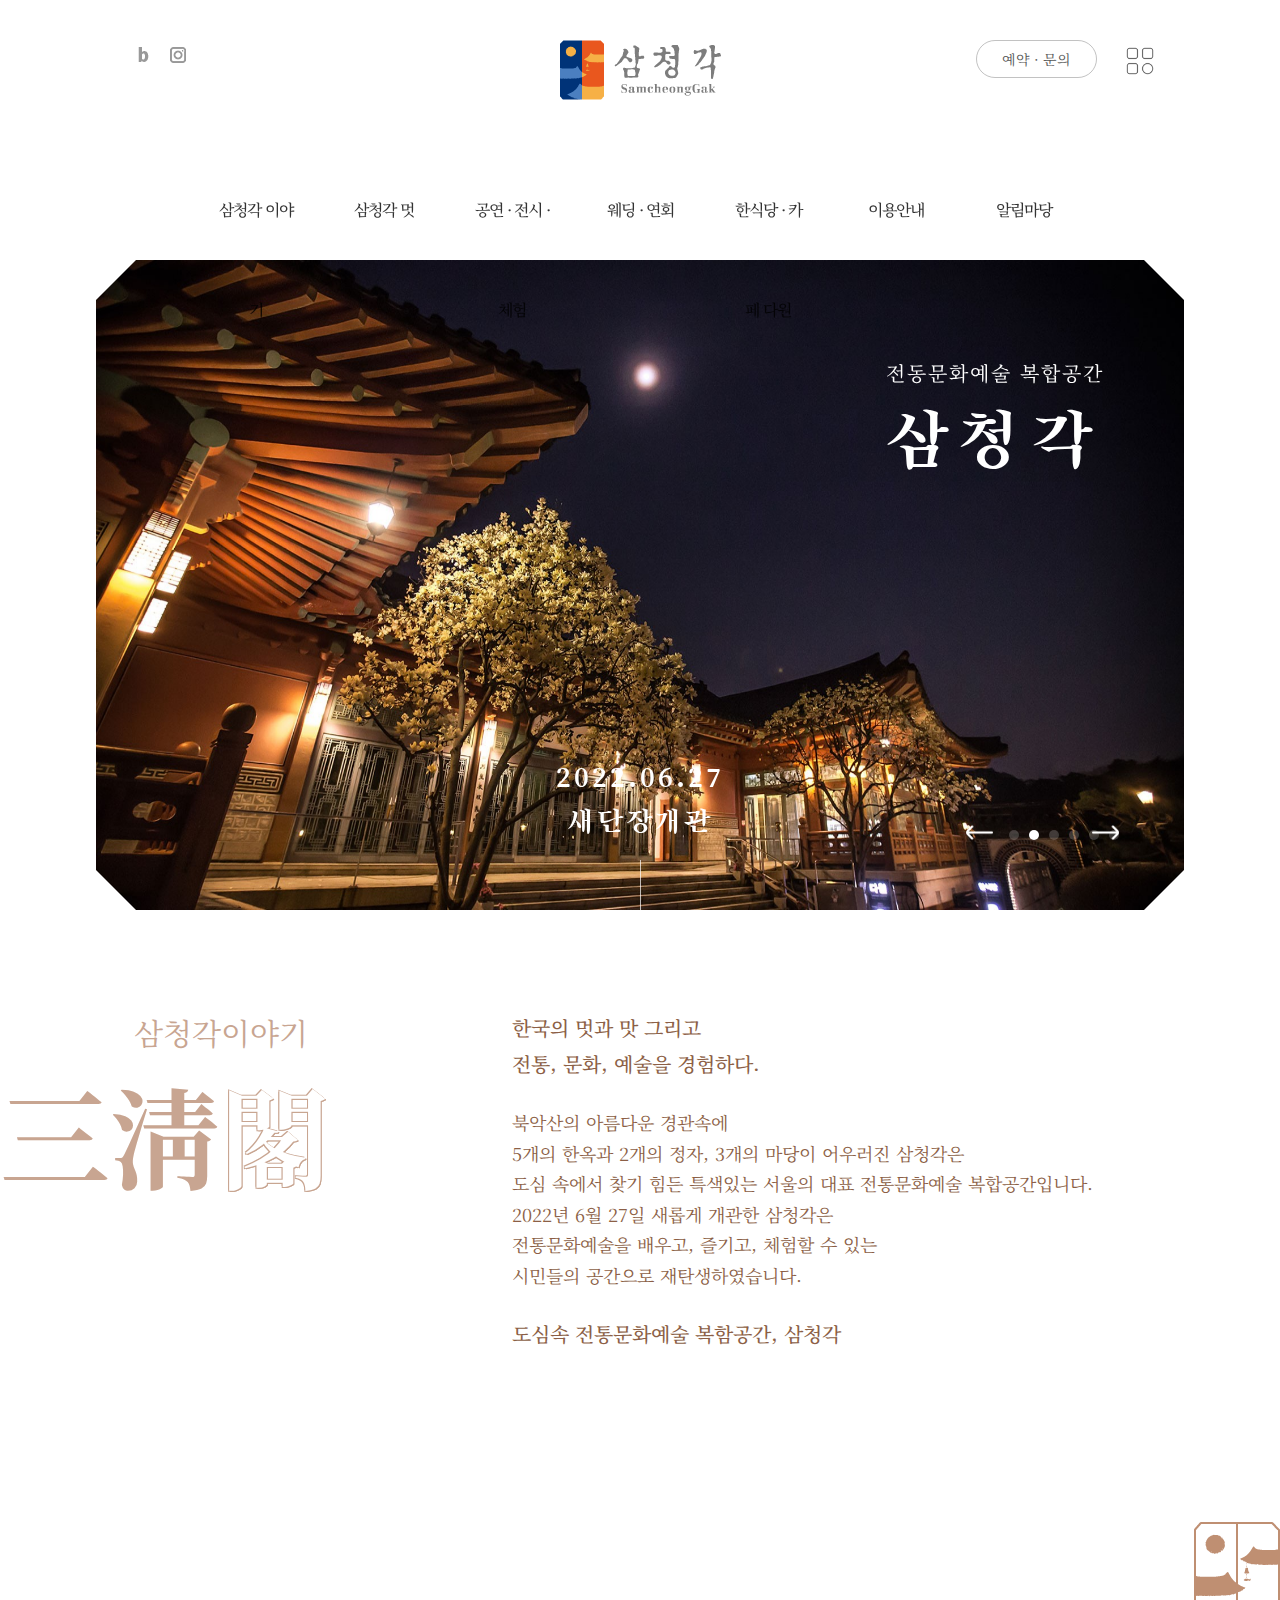
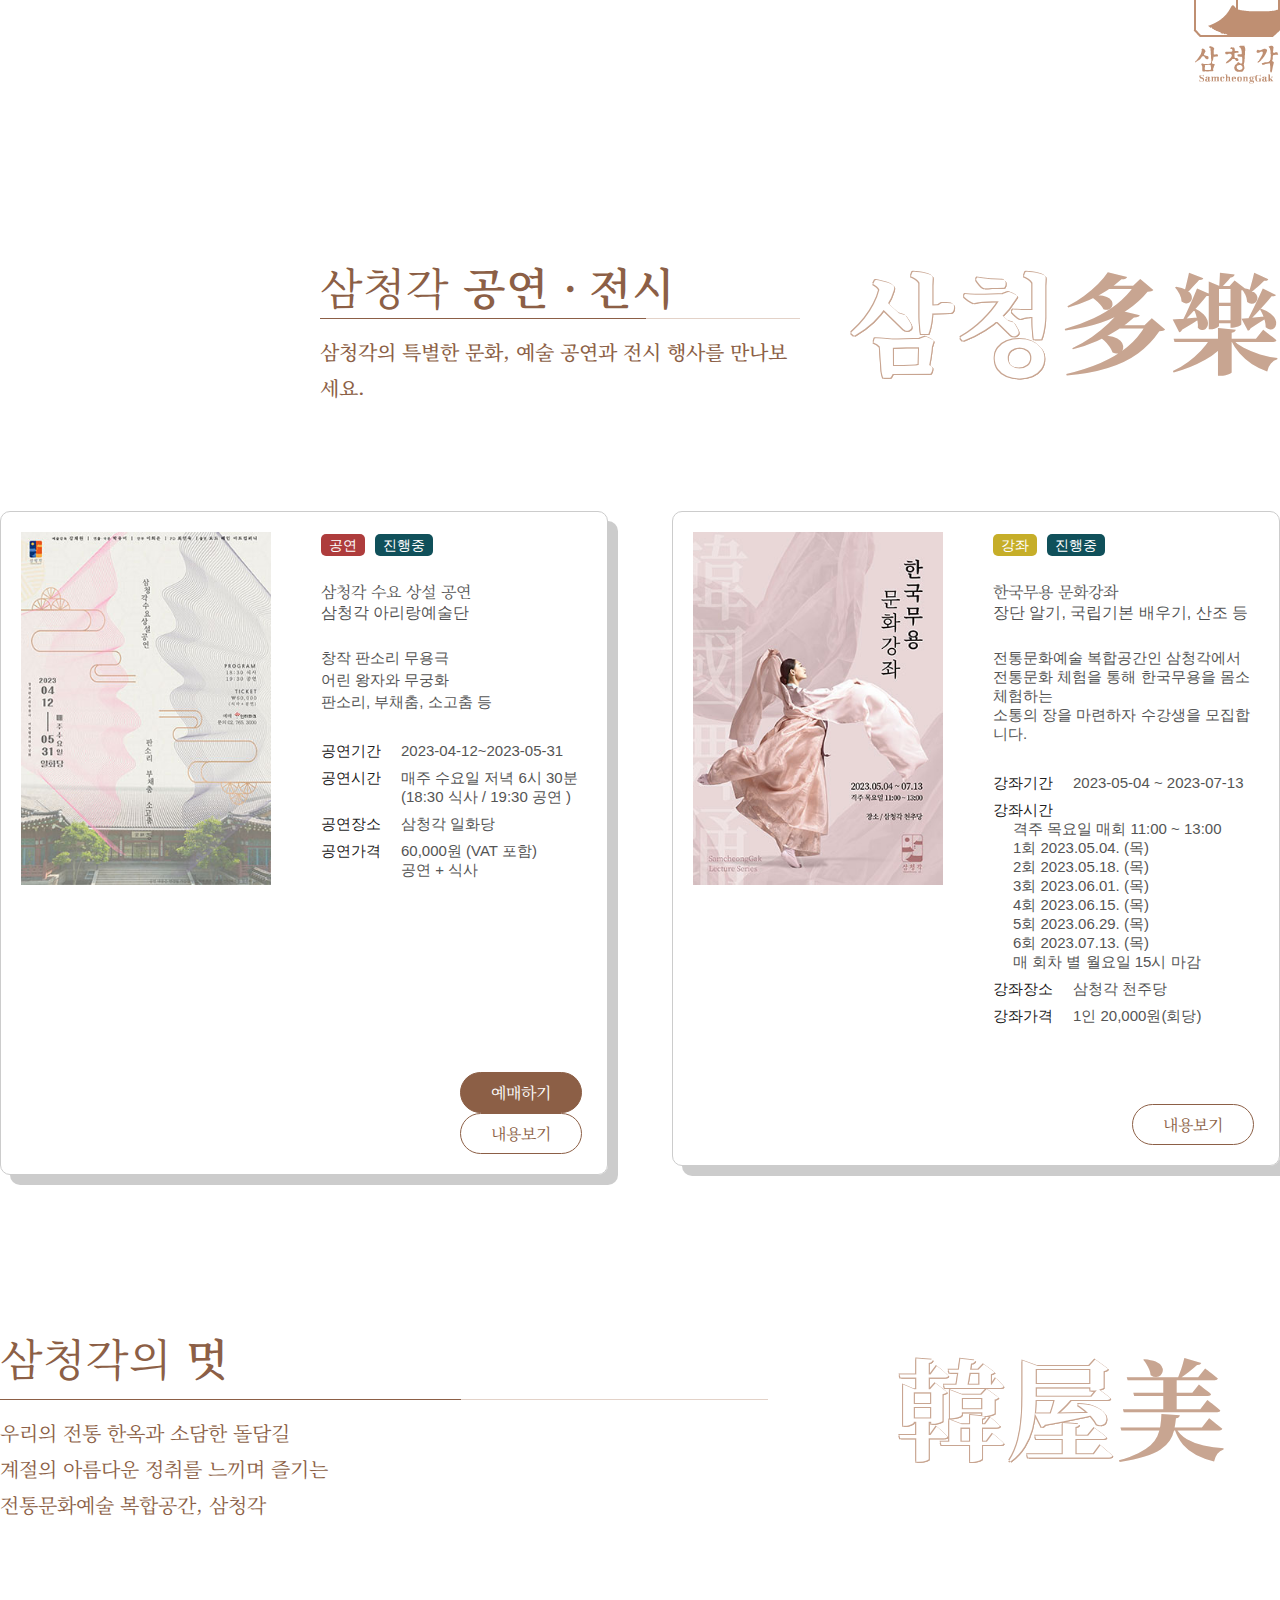
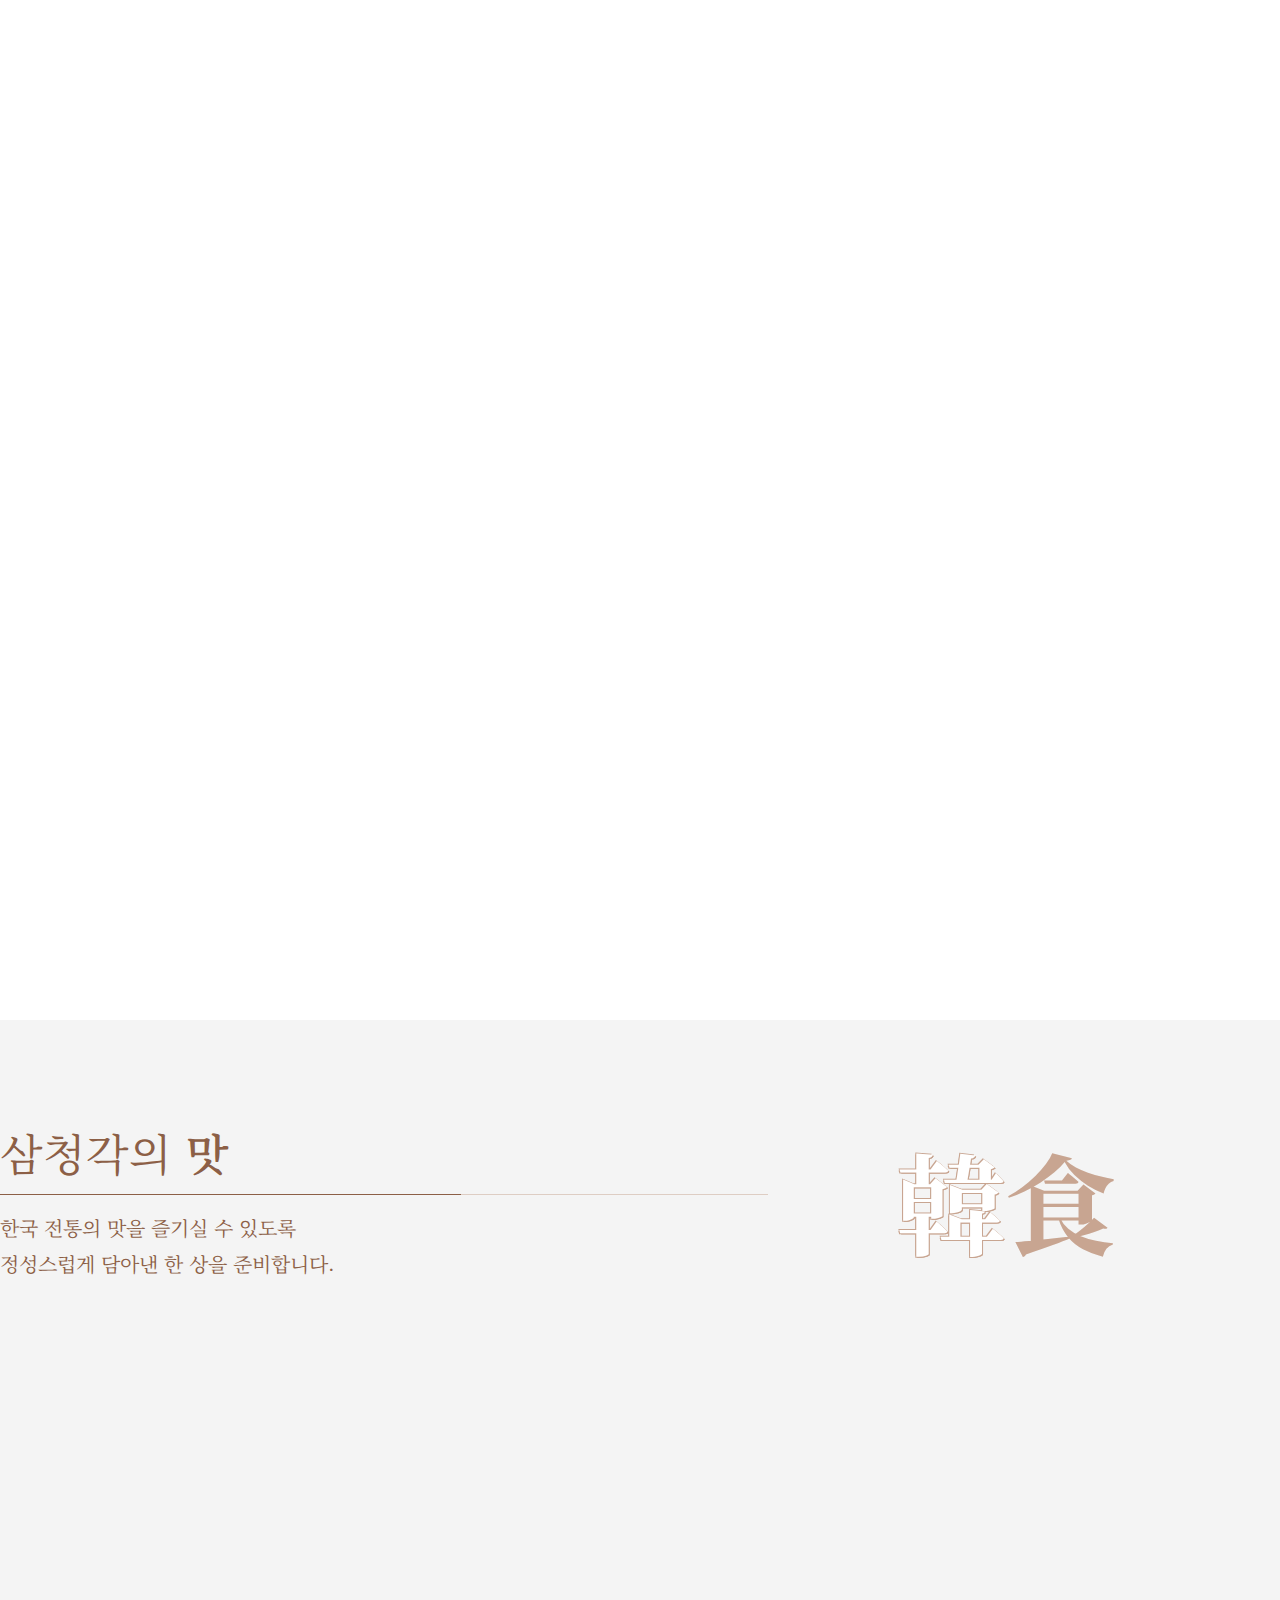
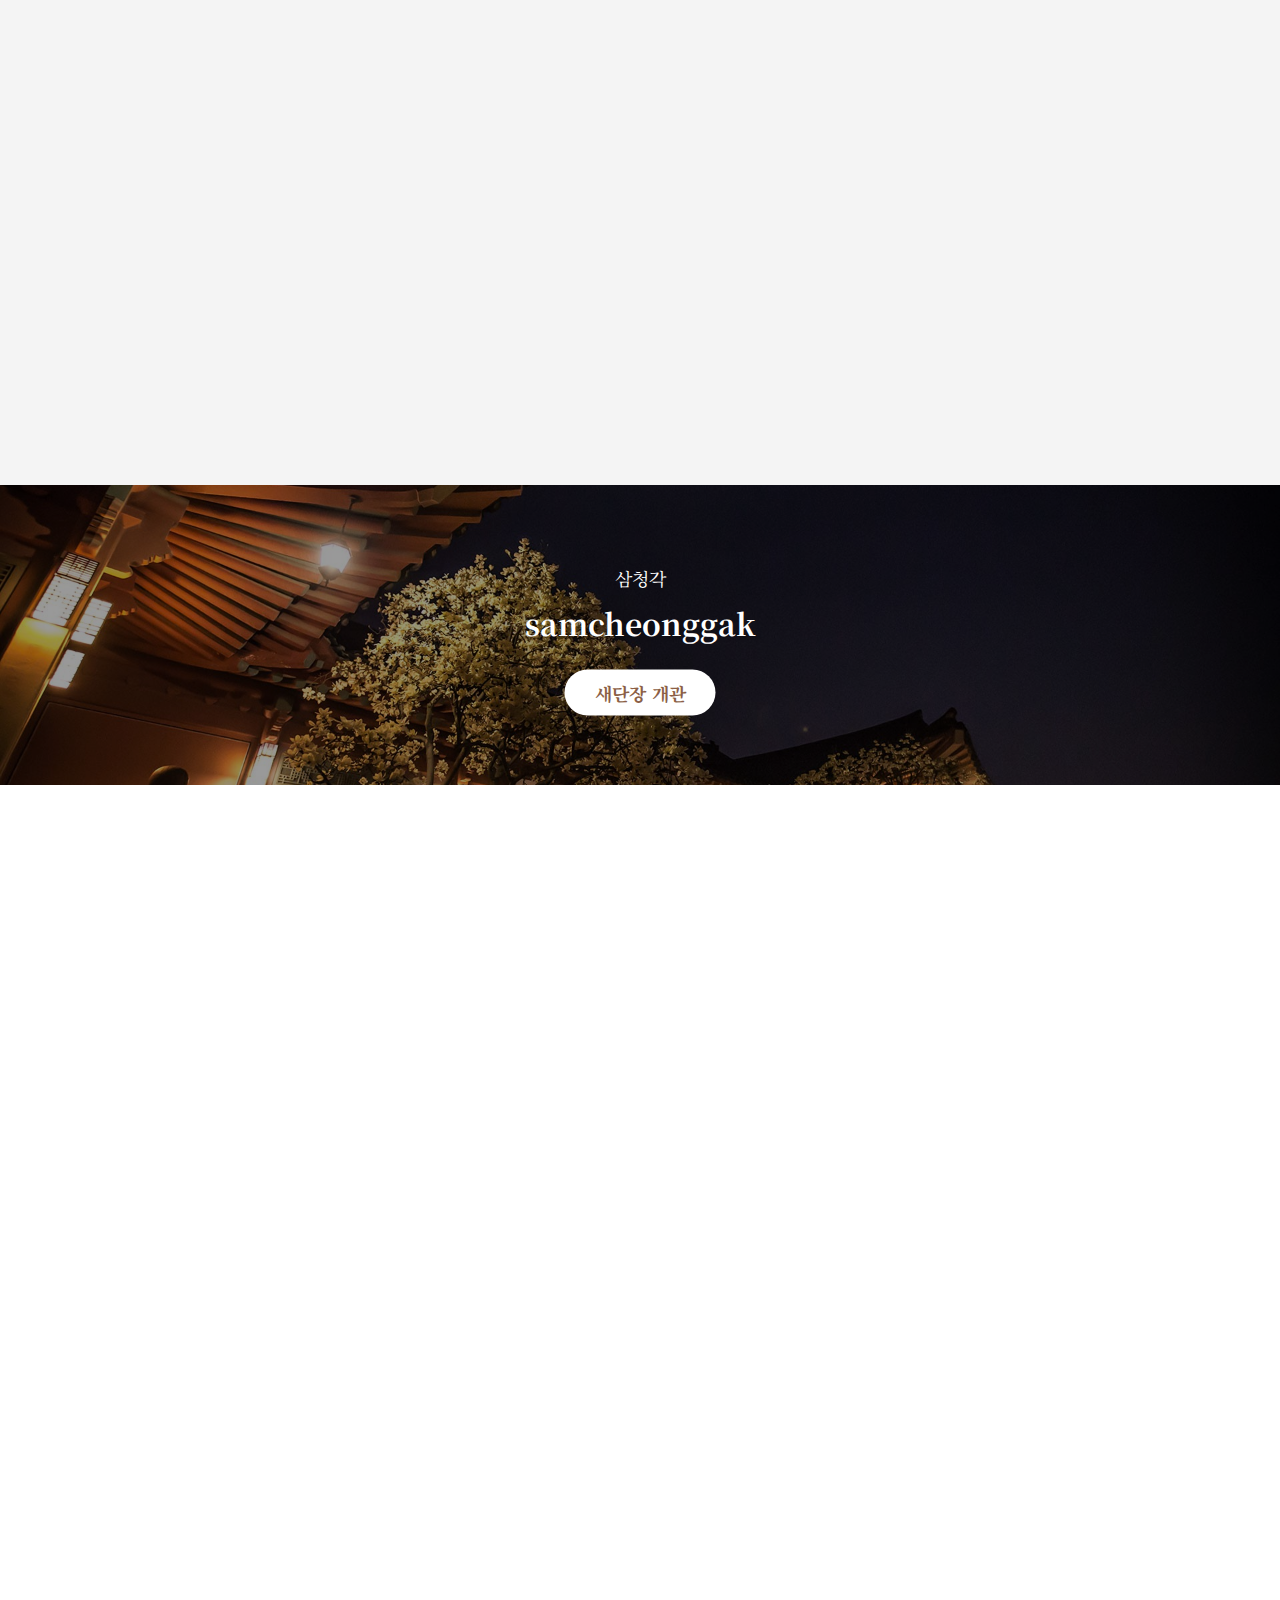
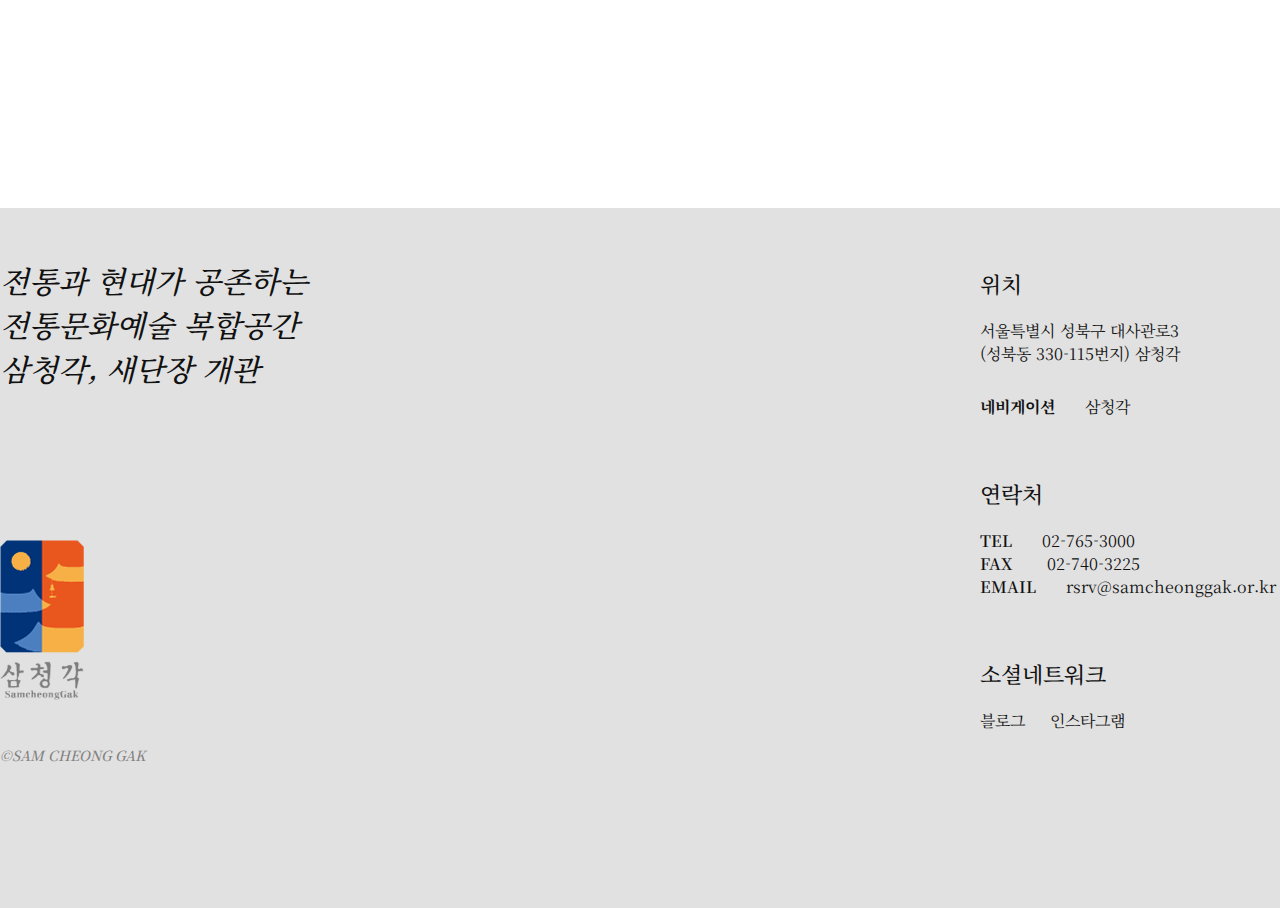
<file: index.html>
<!DOCTYPE html>
<html lang="ko">
<head>
    <meta charset="UTF-8">
    <meta http-equiv="X-UA-Compatible" content="IE=edge">
    <meta name="viewport" content="width=device-width, initial-scale=1.0">
    <title>삼청각 - 전통문화예술 복합공간</title>
    <link rel="icon" href="img/common/sam-logo-header.png">
    <link rel="stylesheet" href="css/reset.css">
    <link rel="stylesheet" href="https://cdn.jsdelivr.net/npm/swiper@10/swiper-bundle.min.css" />
    <link href="https://unpkg.com/aos@2.3.1/dist/aos.css" rel="stylesheet">

    <link rel="stylesheet" href="css/index.css">
    <link rel="stylesheet" href="css/index_640.css" media="all and (max-width: 640px)">
    <script src="js/jquery-3.7.0.min.js"></script>
    <script src="js/jquery-ui.min.js"></script>
    <!-- scropt js -->
    <script src="https://cdn.jsdelivr.net/npm/swiper@10/swiper-bundle.min.js"></script>

    <script src="https://unpkg.com/aos@2.3.1/dist/aos.js"></script>    
</head>
<body>
    <div id="wrap">
        <header>
            <div class="top_header">
                <h1 class="logo">
                    <a href="index.html"><span class="blind">삼청각</span></a>
                </h1>
                <div class="book_area">
                    <a href="javascript:;" class="btn_book">예약 &middot; 문의</a>
                    <a href="javascript:;" class="btn_menu">
                        <img src="img/common/menu.png" alt="전체메뉴">
                    </a>
                </div>
                <div class="sns_area">
                    <a href="javascript:;" target="_blank" class="nv">
                        <img src="img/common/sns_naverBlog-gray.png" alt="네이버블로그">
                    </a>
                    <a href="javascript:;" target="_blank" class="in">
                        <img src="img/common/sns_instagram-gray.png" alt="인스타그램">
                    </a>
                </div>
            </div>
            <!-- top header -->
            <nav class="gnb">
                <ul class="depth1">
                    <li>
                        <a href="about.html">삼청각 이야기</a>
                        <ul class="depth2">
                            <li><a href="about.html">삼청각 소개</a></li>
                            <li><a href="javascript:;">찾아오시는 길</a></li>
                        </ul>
                    </li>
                    <li>
                        <a href="about02.html">삼청각 멋</a>
                        <ul class="depth2">
                            <li><a href="about02.html">일화당</a></li>
                            <li><a href="javascript:;">청천당</a></li>
                            <li><a href="javascript:;">천추당</a></li>
                            <li><a href="javascript:;">취한당</a></li>
                            <li><a href="javascript:;">동백헌</a></li>
                            <li><a href="javascript:;">유하정 &middot; 편운정</a></li>
                            <li><a href="javascript:;">마당</a></li>
                            <li><a href="javascript:;">삼청각 풍경</a></li>
                        </ul>
                    </li>
                    <li>
                        <a href="javascript:;">공연 &middot; 전시 &middot; 체험</a>
                    </li>
                    <li>
                        <a href="javascript:;">웨딩 &middot; 연회</a>
                        <ul class="depth2">
                            <li><a href="javascript:;">야외웨딩</a></li>
                            <li><a href="javascript:;">한옥웨딩</a></li>
                            <li><a href="javascript:;">전통혼례</a></li>
                            <li><a href="javascript:;">연회 &middot; 행사</a></li>
                        </ul>
                    </li>
                    <li>
                        <a href="javascript:;">한식당 &middot; 카페 다원</a>
                        <ul class="depth2">
                            <li><a href="javascript:;">한식당</a></li>
                            <li><a href="javascript:;">카페 다원</a></li>
                        </ul>
                    </li>
                    <li>
                        <a href="about03.html">이용안내</a>
                        <ul class="depth2">
                            <li><a href="about03.html">예약 &middot; 문의</a></li>
                            <li><a href="javascript:;">자주하는 질문</a></li>
                            <li><a href="javascript:;">고객의 소리</a></li>
                        </ul>
                    </li>
                    <li>
                        <a href="javascript:;">알림마당</a>
                        <ul class="depth2">
                            <li><a href="javascript:;">시청각 소식</a></li>
                            <li><a href="javascript:;">이벤트 &middot; 프로모션</a></li>
                            <li><a href="javascript:;">삼청각 갤러리</a></li>
                        </ul>
                    </li>
                </ul>
            </nav>
            <!-- // nav -->
            <nav class="swiper-container md_recom">
                <ul class="swiper-wrapper md_btn">
                    <li class="swiper-slide"><a href="about.html">삼청각이야기</a></li>
                    <li class="swiper-slide"><a href="about02.html">삼청각의 멋</a></li>
                    <li class="swiper-slide"><a href="javascript:;">공연&middot;전시&middot;체험</a></li>
                    <li class="swiper-slide"><a href="javascript:;">웨딩&middot;연희</a></li>
                    <li class="swiper-slide"><a href="javascript:;">한식당&middot;카페다원</a></li>
                    <li class="swiper-slide"><a href="about03.html">이용안내</a></li>
                    <li class="swiper-slide"><a href="javascript:;">알림마당</a></li>
                </ul>
            </nav>
            <!-- //모바일 스와이퍼 -->
            <nav class="btn-menu">
                <div class="meunImg">
                    <a href="javascript:;" class="colse">
                        <img src="img/common/btn_close.png" alt="닫기">
                    </a>
                    <img src="img/common/sam-se-logo.png" alt="삼청각 로고">
                </div>
                <ul class="tab-meun">
                    <li>
                        <p class="tit"><a href="about.html">삼청각 이야기</a></p>
                        <div class="tab-txt">
                            <p><a href="about.html">삼청각 소개</a></p>
                            <p><a href="javascript:;">찾아오시는 길</a></p>
                        </div>
                    </li>
                    <li>
                        <p class="tit"> <a href="about02.html">삼청각의 멋</a></p>
                        <div class="tab-txt">
                            <p><a href="about02.html">일화당</a></p>
                            <p><a href="javascript:;">청천당</a></p>
                            <p><a href="javascript:;">천추당</a></p>
                            <p><a href="javascript:;">취한당</a></p>
                            <p><a href="javascript:;">동백헌</a></p>
                            <p><a href="javascript:;">유하정 &middot; 편운정</a></p>
                            <p><a href="javascript:;">마당</a></p>
                            <p><a href="javascript:;">삼청각 풍경</a></p>
                        </div>
                    </li>
                    <li>
                        <p class="tit"><a href="javascript:;">공연 &middot; 전시 &middot; 체험</a></p>
                        <div class="tab-txt">
                            <p>총 <span>2</span>건의 정보가 있습니다.</p>
                        </div>
                    </li>
                    <li>
                        <p class="tit"><a href="javascript:;">웨딩 &middot; 연희</a></p>
                        <div class="tab-txt">
                            <p><a href="javascript:;">야외웨딩</a></p>
                            <p><a href="javascript:;">한옥웨딩</a></p>
                            <p><a href="javascript:;">전통혼례</a></p>
                            <p><a href="javascript:;">연희&middot; 행사</a></p>
                        </div>
                    </li>
                    <li>
                        <p class="tit"><a href="javascript:;">한식당 &middot; 카페다원</a></p>
                        <div class="tab-txt">
                            <p><a href="javascript:;">한식당</a></p>
                            <p><a href="javascript:;">카페다원</a></p>
                        </div>
                    </li>
                    <li>
                        <p class="tit"><a href="about03.html">이용안내</a></p>
                        <div class="tab-txt">
                            <p><a href="a3">예약 &middot; 문의</a></p>
                            <p><a href="javascript:;">자주하는 질문</a></p>
                            <p><a href="javascript:;">고객의 소리</a></p>
                        </div>
                    </li>
                    <li>
                        <p class="tit"><a href="javascript:;">알림마당</a></p>
                        <div class="tab-txt">
                            <p><a href="javascript:;">삼청각 소식</a></p>
                            <p><a href="javascript:;">이벤트 &middot; 프로모션</a></p>
                            <p><a href="javascript:;">삼청각 갤러리</a></p>
                        </div>
                    </li>
                </ul>
                <div class="tab-meun-footer">
                    <div class="sns">
                        <span>SNS</span>
                        <a href="javascript:;" target="_blank" class="nv">
                            <img src="img/common/sns_naverBlog.png" alt="네이버블로그">
                        </a>
                        <a href="javascript:;" target="_blank" class="in">
                            <img src="img/common/sns_instagram3.png" alt="인스타그램">
                        </a>
                    </div>
                    <ul>
                        <li>서울특별시 성북구 대사관로3 <br>(성북동 330-115번지) 삼청각</li>
                        <li>대표전화 : 02-765-3000</li>
                        <li>이메일 : rsrv@samcheonggak.or.kr</li>
                    </ul>
                </div>
            </nav>
            <!-- // btn-menu-->
        </header>
        <!-- //header -->

        <div class="swiper mainSlide" data-aos="zoom-in"> 
            <div class="toptxt">
                <p class="top">전동문화예술 복합공간</p>
                <p class="mid">삼청각</p>
            </div>
            <div class="cettxt">
                <p class="cttxt">2022.06.27 <br> 새단장개관</p>
            </div>
            <div class="swiper-wrapper">
                <div class="swiper-slide">
                    <img src="img/main/swiperImg01.jpg" alt="메인이미지">
                </div>
                <div class="swiper-slide">
                    <img src="img/main/swiperImg02.jpg" alt="메인이미지">
                </div>
                <div class="swiper-slide">
                    <img src="img/main/swiperImg03.jpg" alt="메인이미지">
                </div>
                <div class="swiper-slide">
                    <img src="img/main/swiperImg04.jpg" alt="메인이미지">
                </div>
                <div class="swiper-slide">
                    <img src="img/main/swiperImg05.jpg" alt="메인이미지">
                </div>
                <div class="swiper-slide">
                    <img src="img/main/swiperImg06.jpg" alt="메인이미지">
                </div>
            </div>
            <div class="swiper-button-next next"><img src="img/common/arrow-right.png" alt="오른쪽화살표"></div>
            <div class="swiper-button-prev prev"><img src="img/common/arrow-left.png" alt="왼쪽화살표"></div>
            <div class="swiper-pagination one"></div>
        </div>
        <!-- //swiper -->
        <section id="story">
                <div class="inner clear">
                    <div class="title_area">
                        <h2>삼청각이야기</h2>
                        <p class="tit_outline">三淸<span>閣</span></p>
                    </div>
                    <div class="story_text">
                        <p class="big">
                            한국의 멋과 맛 그리고<br>전통, 문화, 예술을 경험하다.
                        </p>
                        <p class="text">
                            북악산의 아름다운 경관속에<br>5개의 한옥과 2개의 정자, 3개의 마당이 어우러진 삼청각은<br>도심 속에서 찾기 힘든 특색있는 서울의 대표 전통문화예술 복합공간입니다. <br>2022년 6월 27일 새롭게 개관한 삼청각은<br>전통문화예술을 배우고, 즐기고, 체험할 수 있는<br>시민들의 공간으로 재탄생하였습니다.
                        </p>
                        <p class="big">도심속 전통문화예술 복함공간, 삼청각</p>
                        <figure><img src="img/common/sam-se-logo.png" alt="삼청각 로고"></figure>
                    </div>
                </div>
        </section>
        <!-- //story -->
        <section class="show">
                <div class="inner">
                    <div class="title_area">
                        <div class="left_title">
                            <h2>삼청각 <span>공연 · 전시</span></h2>
                            <p class="big">삼청각의 특별한 문화, 예술 공연과 전시 행사를 만나보세요.</p>
                        </div>
                        <p class="tit_outline"><span>삼청</span>多樂</p>
                    </div>

                    <ul class="show_group clear">
                        <li>
                            <img src="img/about/show01.jpg" alt="삼청각 수요 상설 공연">
                            <div class="show_info">
                                <div class="show_cat">
                                    <span class="show_ing">공연</span>
                                    <span class="ex_tag">진행중</span>
                                </div>
                                <div class="detail">
                                    <a href="#" class="show_title_link">삼청각 수요 상설 공연</a>
                                    <p class="tit_sub">삼청각 아리랑예술단</p>
                                    <ul class="detail_list">
                                        <li>창작 판소리 무용극</li>
                                        <li>어린 왕자와 무궁화</li>
                                        <li>판소리, 부채춤, 소고춤 등</li>
                                    </ul>
                                    <dl class="ex_info">
                                        <div class="clear">
                                            <dt>공연기간</dt>
                                            <dd>2023-04-12~2023-05-31</dd>
                                        </div>
                                        <div class="clear">
                                            <dt>공연시간</dt>
                                            <dd>매주 수요일 저녁 6시 30분<br>(18:30 식사 / 19:30 공연 )</dd>
                                        </div>
                                        <div class="clear">
                                            <dt>공연장소</dt>
                                            <dd>삼청각 일화당</dd>
                                        </div>
                                        <div class="clear">
                                            <dt>공연가격</dt>
                                            <dd>60,000원 (VAT 포함)<br>공연 + 식사</dd>
                                        </div>
                                    </dl>
                                    <div class="btn_area">
                                        <a href="javascript:;" class="active">예매하기</a>
                                        <a href="javascript:;">내용보기</a>
                                    </div>
                                </div>
                            </div>
                        </li>
                        <!-- //삼청각 공연정보 -->
                        <li>
                            <img src="img/about/show02.jpg" alt="한국무용 문화강좌">
                            <div class="show_info">
                                <div class="show_cat">
                                    <span class="show_ing class">강좌</span>
                                    <span class="ex_tag">진행중</span>
                                </div>
                                <div class="detail">
                                    <a href="javascript:;" class="show_title_link">한국무용 문화강좌</a>
                                    <p class="tit_sub">장단 알기, 국립기본 배우기, 산조 등</p>
                                    <ul class="detail_list">
                                        <li>전통문화예술 복합공간인 삼청각에서<br>
                                            전통문화 체험을 통해 한국무용을 몸소 체험하는<br>
                                            소통의 장을 마련하자 수강생을 모집합니다.</li>
                                    </ul>
                                    <dl class="ex_info">
                                        <div class="clear">
                                            <dt>강좌기간</dt>
                                            <dd>2023-05-04 ~ 2023-07-13</dd>
                                        </div>
                                        <div class="clear">
                                            <dt>강좌시간</dt>
                                            <dd>
                                                <p>
                                                    격주 목요일 매회 11:00 ~ 13:00 <br>    
                                                    1회 2023.05.04. (목)<br> 
                                                    2회 2023.05.18. (목)<br> 
                                                    3회 2023.06.01. (목)<br> 
                                                    4회 2023.06.15. (목)<br> 
                                                    5회 2023.06.29. (목)<br> 
                                                    6회 2023.07.13. (목)
                                                </p>
                                                <p class="mt40">매 회차 별 월요일 15시 마감</p>
                                            </dd>
                                        </div>
                                        <div class="clear">
                                            <dt>강좌장소</dt>
                                            <dd>삼청각 천주당</dd>
                                        </div>
                                        <div class="clear">
                                            <dt>강좌가격</dt>
                                            <dd>1인 20,000원(회당)</dd>
                                        </div>
                                    </dl>
                                    <div class="btn_area">
                                        <a href="javascript:;">내용보기</a>
                                    </div>
                                </div>
                            </div>
                        </li>
                        <!-- 삼청각 공연정보 -->
                    </ul>
                </div>
        </section>
        <!-- 공연전시 -->

        <section class="hall_group">
                <div class="inner">
                    <div class="title_area">
                        <p class="tit_outline"><span>韓屋</span>美</p>
                        <div class="left_title">
                            <h2>삼청각의 <span>멋</span></h2>
                            <p class="big">우리의 전통 한옥과 소담한 돌담길<br>계절의 아름다운 정취를 느끼며 즐기는<br>전통문화예술 복합공간, 삼청각</p>
                        </div>
                        
                        <ul class="hall_list clear" data-aos="fade-down">
                            <li>
                                <a href="javascript:;">
                                    <figure>
                                        <img src="img/main/hall_groupImg01.jpg" alt="일화당">
                                    </figure>
                                    <div class="hall_text">
                                        <p class="title">일화당</p>
                                        <p class="text">한국의 역사가 담긴 장소,<br>하나로 조화를 이루는, 일화당</p>
                                        <span class="btn_view">view</span>
                                    </div>
                                </a>
                            </li>
                            <li>
                                <a href="javascript:;">
                                    <figure>
                                        <img src="img/main/hall_groupImg02.jpg" alt="청천당">
                                    </figure>
                                    <div class="hall_text">
                                        <p class="title">청천당</p>
                                        <p class="text">봄의 맑은 물소리로 마음과 정신을 씻는<br>그윽한 분위기의 한옥</p>
                                        <span class="btn_view">view</span>
                                    </div>
                                </a>
                            </li><li>
                                <a href="javascript:;">
                                    <figure>
                                        <img src="img/main/hall_groupImg03.jpg" alt="천추당">
                                    </figure>
                                    <div class="hall_text">
                                        <p class="title">천추당</p>
                                        <p class="text">일년 내내 청청한 가을의<br>정취를 느낄 수 있는 웰빙 한옥</p>
                                        <span class="btn_view">view</span>
                                    </div>
                                </a>
                            </li><li>
                                <a href="javascript:;">
                                    <figure>
                                        <img src="img/main/hall_groupImg04.jpg" alt="취한당">
                                    </figure>
                                    <div class="hall_text">
                                        <p class="title">취한당</p>
                                        <p class="text">은은한 비취빛 향기가 드리우는<br>아담한 한옥, 취한당</p>
                                        <span class="btn_view">view</span>
                                    </div>
                                </a>
                            </li><li>
                                <a href="javascript:;">
                                    <figure>
                                        <img src="img/main/hall_groupImg05.jpg" alt="동백현">
                                    </figure>
                                    <div class="hall_text">
                                        <p class="title">동백현</p>
                                        <p class="text">동녘의 상서로운 기운으로<br>늘 정갈함을 전해주는 한옥</p>
                                        <span class="btn_view">view</span>
                                    </div>
                                </a>
                            </li><li>
                                <a href="javascript:;">
                                    <figure>
                                        <img src="img/main/hall_groupImg06.jpg" alt="유하정">
                                    </figure>
                                    <div class="hall_text">
                                        <p class="title">유하정</p>
                                        <p class="text">북악산의 아름다운 노을을<br>마음으로 감상할 수 있는 정자</p>
                                        <span class="btn_view">view</span>
                                    </div>
                                </a>
                            </li>
                        </ul>
                    </div>
        </section>
        <!-- 삼청각의 멋 -->

        <section class="hall_group do_hall">
                <div class="inner">
                    <div class="title_area">
                        <div class="left_title">
                            <h2>삼청각의 <span>맛</span></h2>
                            <p class="big">한국 전통의 맛을 즐기실 수 있도록<br>정성스럽게 담아낸 한 상을 준비합니다.</p>
                        </div>
                        <p class="tit_outline"><span>韓</span>食</p>
                        <ul class="hall_list clear" data-aos="fade-down">
                            <li>
                                <a href="javascript:;">
                                    <figure>
                                        <img src="img/main/do_hallImg01.jpg" alt="삼청각 한식당">
                                    </figure>
                                    <div class="hall_text">
                                        <p class="title">삼청각 한식당</p>
                                        <p class="text">고즈넉한 자연과 한옥에서 즐기는<br>정갈한 전통 한식</p>
                                        <span class="btn_view do_btn">view</span>
                                    </div>
                                </a>
                            </li>
                            <li>
                                <a href="javascript:;">
                                    <figure>
                                        <img src="img/main/do_hallImg02.jpg" alt="청천당">
                                    </figure>
                                    <div class="hall_text">
                                        <p class="title">카페 다원</p>
                                        <p class="text">시계절 아름다움을 간직한<br>차가 있는 정원,다원</p>
                                        <span class="btn_view do_btn">view</span>
                                    </div>
                                </a>
                            </li>
                        </ul>
                    </div>
        </section>
        <!-- //삼청각의 맛 -->

        <section class="event" >
                <div class="event_text">
                    <p class="text1">삼청각</p>
                    <p class="text2">samcheonggak</p>
                    <a href="javascript:;" class="btn_more">새단장 개관</a>
                </div>
        </section>
        <!-- 삼청각 새단장 개관 -->

        <section class="news">
                <div class="inner clear">
                    <div class="left_area" data-aos="fade-right">
                        <div class="use_area">
                            <h3>삼청각 이용안내</h3>
                            <ul class="use_list clear">
                                <li>
                                    <a href="javascript:;"><!-- javascript:; -> 누를때 상단으로 올라가지 않게 해주는 것 -->
                                        <figure>
                                            <img src="img/main/sam01.jpg" alt="">
                                        </figure>
                                        <div class="use_text">
                                            <span>Location</span>
                                            <h4>오시는 길 안내</h4>
                                            <p class="text">여유로운 주차공간<br>삼청각<br>오시는 길 안내</p>
                                        </div>
                                    </a>
                                </li>
                                <li>
                                    <a href="javascript:;">
                                        <figure>
                                            <img src="img/main/sam02.jpg" alt="">
                                        </figure>
                                        <div class="use_text">
                                            <span>Reservation</span>
                                            <h4>상담 및 방문 예약</h4>
                                            <p class="text">섬세하게 체크하는<br>전문 컨설턴트가<br>친절하게 안내합니다.</p>
                                        </div>
                                    </a>
                                </li>
                                <li>
                                    <a href="javascript:;">
                                        <figure>
                                            <img src="img/main/sam03.jpg" alt="">
                                        </figure>
                                        <div class="use_text">
                                            <span>Gallery</span>
                                            <h4>삼청각 갤러리</h4>
                                            <p class="text">삼청각의<br>다양한 모습을<br>만나보세요.</p>
                                        </div>
                                    </a>
                                </li>
                            </ul>
                        </div>
                        <!-- use_info -->

                        <div class="notice">
                            <h3>삼청각 소식</h3>
                            <ul class="notice_list">
                                <li class="clear">
                                    <a href="javascript:;">
                                        <div class="date_area">
                                            <span class="date">1</span>
                                            <spsn class="yymm">2023.06</spsn>
                                        </div>
                                        <div class="notice_title">
                                            <p class="list_title">2023년 삼청각 취한당 상반기 정기대관 확정 공고</p>
                                            <p class="list_text">확정 공고 다운로드...</p>
                                        </div>
                                    </a>
                                </li>
                                <li class="clear">
                                    <a href="javascript:;">
                                        <div class="date_area">
                                            <span class="date">20</span>
                                            <spsn class="yymm">2023.05</spsn>
                                        </div>
                                        <div class="notice_title">
                                            <p class="list_title">삼총각 셔틀버스 운행 시간 안내 (2023년 4월 1일 부터)</p>
                                            <p class="list_text">삼청각 운행시간 상세정보 안내</p>
                                        </div>
                                    </a>
                                </li>
                            </ul>
                            <a href="javascript:;" class="btn_mores">more</a>
                        </div>
                    </div>
                    <!-- left_asre -->
                    <div class="right_area" data-aos="fade-left">
                        <h3>삼청각 오시는 길</h3>
                        <div class="map">
                            <iframe src="https://www.google.com/maps/embed?pb=!1m18!1m12!1m3!1d3161.2174119103347!2d126.98154081131182!3d37.597041922261916!2m3!1f0!2f0!3f0!3m2!1i1024!2i768!4f13.1!3m3!1m2!1s0x357cbd3184998183%3A0xd19574c9bb643b4d!2z7IK87LKt6rCB!5e0!3m2!1sko!2skr!4v1685666568689!5m2!1sko!2skr" width="800" height="600" style="border:0;" allowfullscreen="" loading="lazy" referrerpolicy="no-referrer-when-downgrade"></iframe>
                        </div>
                        <dl class="address">
                            <dt>Address</dt>
                            <dd>
                                <p>서울특별시 성북구 대사관로 3 (성북동 330-115번지)</p>
                                <p>삼청각 / Tel 02-765-3000</p>
                            </dd>
                        </dl>
                        <div class="btn_area">
                            <a href="javascript:;" class="btn_naver">네이버지도보기</a>
                            <a href="javascript:;" class="btn_map">약도자세히보기</a>
                        </div>
                        <a href="javascript:;" class="btn_mores">more</a>
                    </div>
                </div>
        </section>
        <!-- //news 영역 -->
        <footer>
            <div class="top clear inner">
                <address>
                    <p>전통과 현대가 공존하는 <br> 전통문화예술 복합공간 <br> 삼청각, 새단장 개관</p>
                    <figure>
                        <a href="javascript:;"><img src="img/sam-logo-footer.png" alt=""></a>
                        <p class="copy">&copy;SAM CHEONG GAK</p>
                    </figure>
                </address>
                
                <div class="outtro">
                    <ul class="po1">
                        <li>위치</li>
                        <p>서울특별시 성북구 대사관로3 <br>(성북동 330-115번지) 삼청각</p>
                        <p class="ff1"><strong>네비게이션</strong>삼청각</p>
                    </ul>
                    <ul class="po2">
                        <li>연락처</li>
                        <p><span>TEL</span>02-765-3000</p>
                        <p><span>FAX</span> 02-740-3225</p>
                        <p><span>EMAIL</span>rsrv@samcheonggak.or.kr</p>
                    </ul>
                    <ul class="po3">
                        <li>소셜네트워크</li>
                        <p><a href="javascript:;">블로그</a></p>
                        <p><a href="javascript:;">인스타그램</a></p>
                    </ul>
                </div>
                <figure class="MobileImg">
                    <a href="javascript:;"><img src="img/sam-logo-footer.png" alt=""></a>
                    <p class="copy">&copy;SAM CHEONG GAK</p>
                </figure>
            </div>
        </footer>
        <button class="btnTop">
            <a href="#"><img src="img/common/topArrow.png" alt="top버튼"></a>
        </button>
    </div>
    <!-- //wrap -->
    <script src="js/script.js"></script>
    <script src="js/swiper.js"></script>
</body>
</html>
</file>
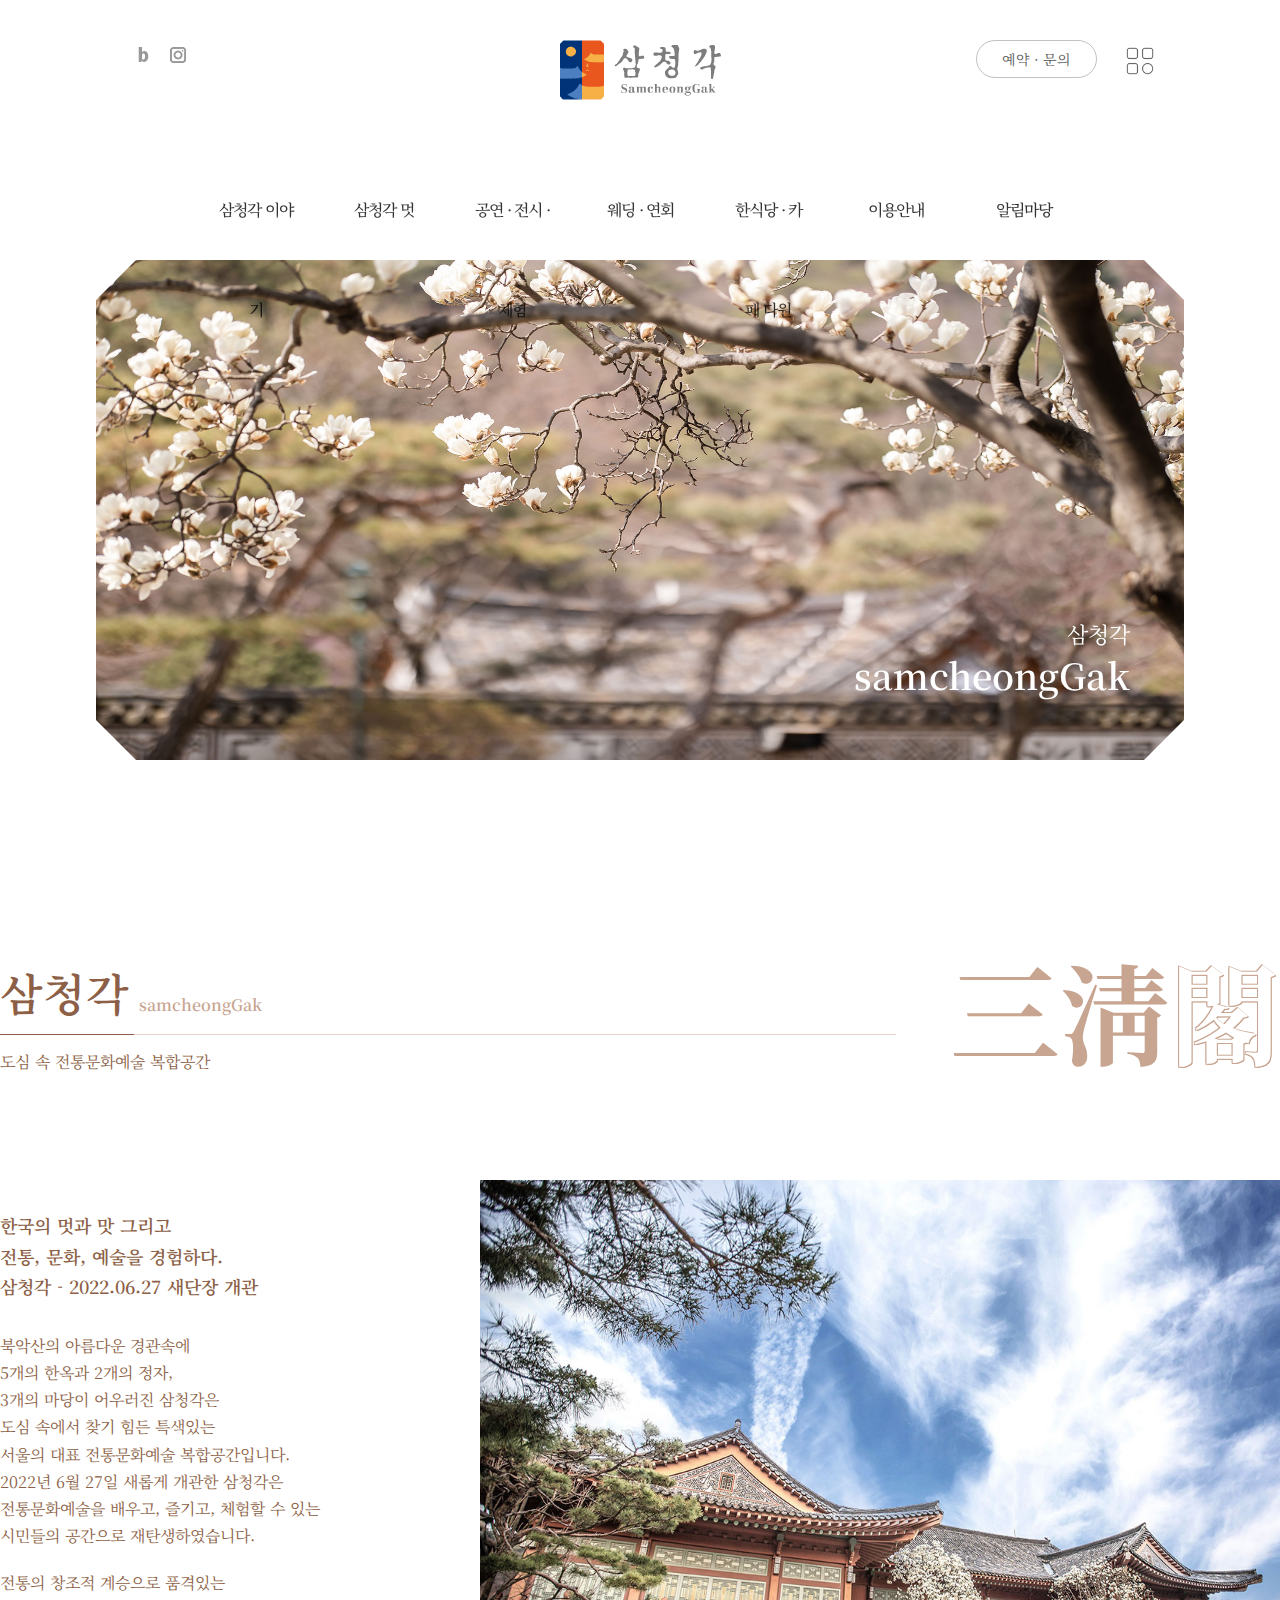
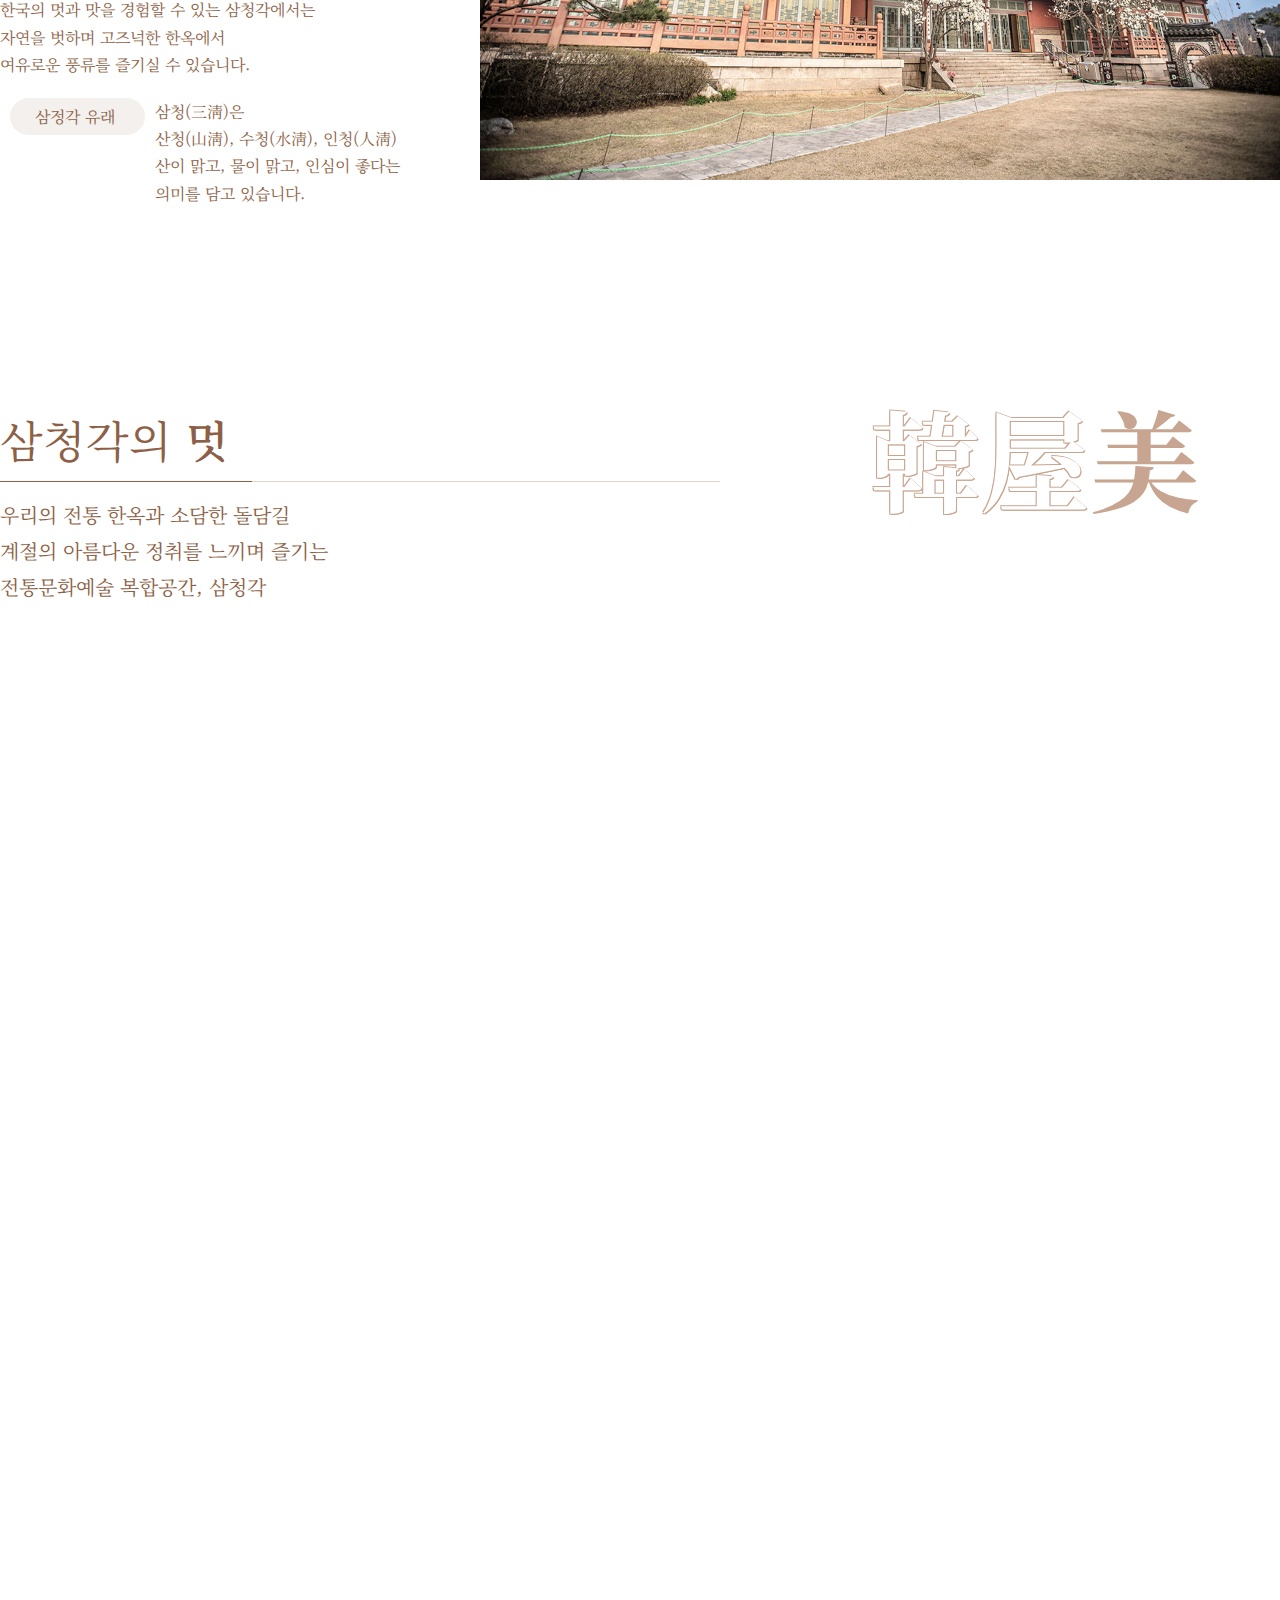
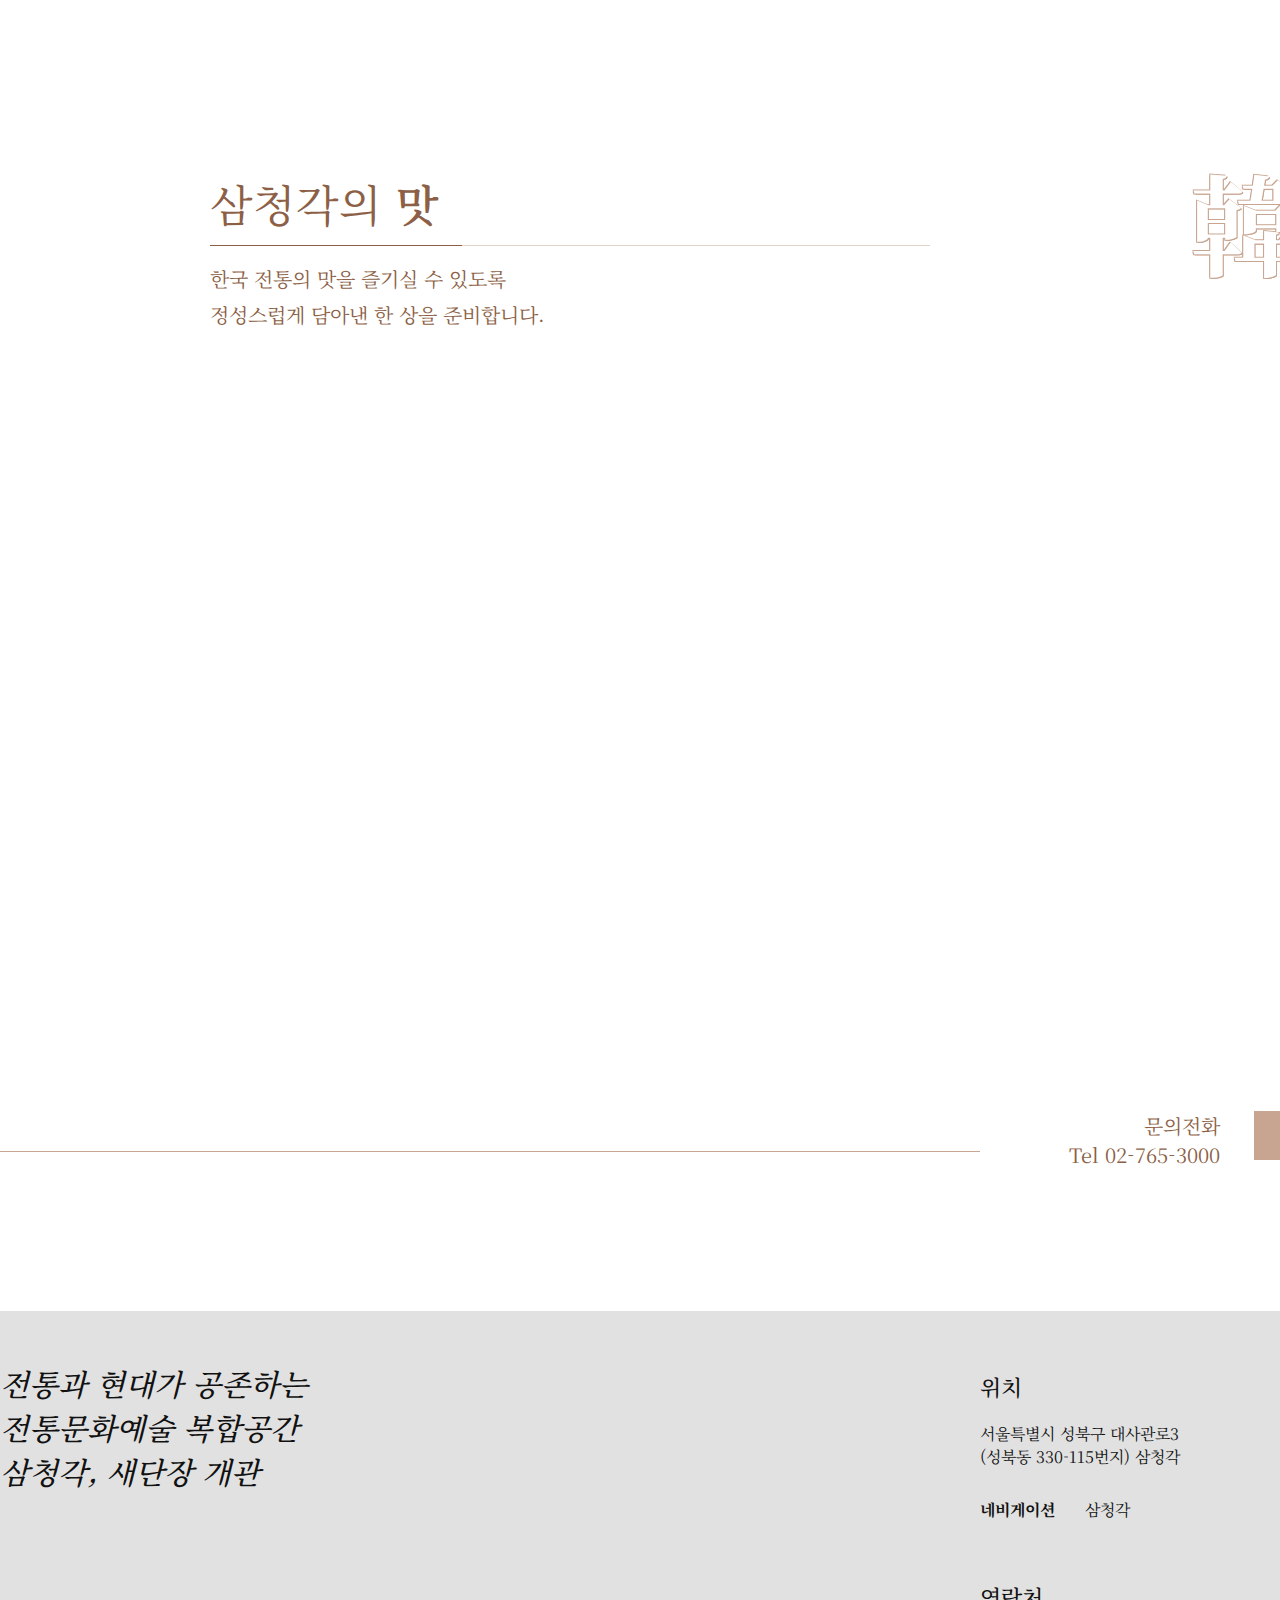
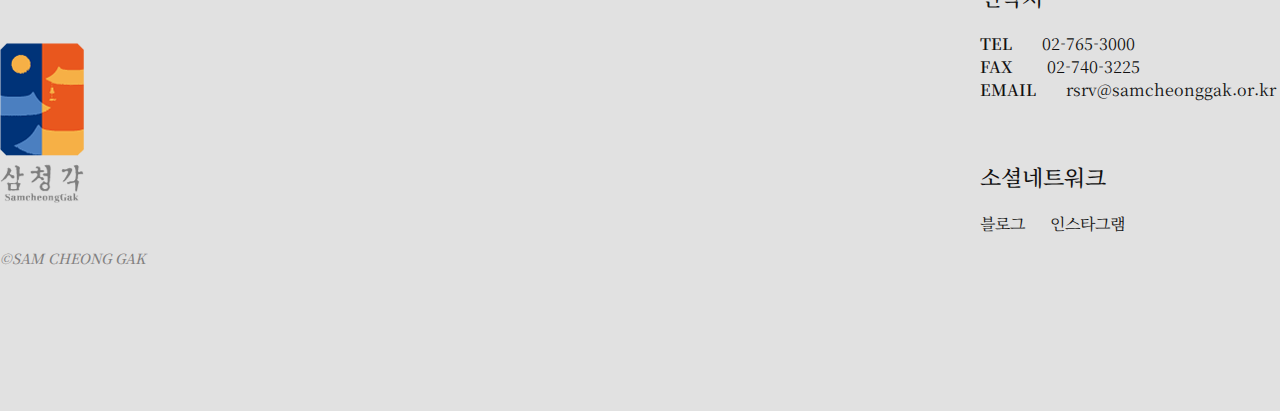
<file: about.html>
<!DOCTYPE html>
<html lang="ko">
<head>
    <meta charset="UTF-8">
    <meta http-equiv="X-UA-Compatible" content="IE=edge">
    <meta name="viewport" content="width=device-width, initial-scale=1.0">
    <title>삼청각 | 삼청각-전통문화예술</title> 
    <link rel="icon" href="img/common/sam-logo-header.png">
    
    <link href="https://unpkg.com/aos@2.3.1/dist/aos.css" rel="stylesheet">
    <link rel="stylesheet" href="css/reset.css">

    <link rel="stylesheet" href="css/index.css">
    <link rel="stylesheet" href="css/sam_sub1.css">
    <link rel="stylesheet" href="css/sam_sub1_640.css" media="all and (max-width: 640px)">

    
    <script src="js/jquery-3.7.0.min.js"></script>
    <script src="js/jquery-ui.min.js"></script>
    <script src="https://cdn.jsdelivr.net/npm/swiper@10/swiper-bundle.min.js"></script>
    <script src="https://unpkg.com/aos@2.3.1/dist/aos.js"></script>

</head>
<body>
    <div id="wrap">
        <header>
            <div class="top_header">
                <h1 class="logo">
                    <a href="index.html" target=""><span class="blind">삼청각</span></a>
                </h1>
                <div class="book_area">
                    <a href="javascript:;" class="btn_book">예약 &middot; 문의</a>
                    <a href="javascript:;" class="btn_menu">
                        <img src="img/common/menu.png" alt="전체메뉴">
                    </a>
                </div>
                <div class="sns_area">
                    <a href="javascript:;" target="_blank" class="nv">
                        <img src="img/common/sns_naverBlog-gray.png" alt="네이버블로그">
                    </a>
                    <a href="javascript:;" target="_blank" class="in">
                        <img src="img/common/sns_instagram-gray.png" alt="인스타그램">
                    </a>
                </div>
            </div>
            <!-- top header -->
            <nav class="gnb">
                <ul class="depth1">
                    <li>
                        <a href="about.html">삼청각 이야기</a>
                        <ul class="depth2">
                            <li><a href="about.html">삼청각 소개</a></li>
                            <li><a href="javascript:;">찾아오시는 길</a></li>
                        </ul>
                    </li>
                    <li>
                        <a href="about02.html">삼청각 멋</a>
                        <ul class="depth2">
                            <li><a href="about02.html">일화당</a></li>
                            <li><a href="javascript:;">청천당</a></li>
                            <li><a href="javascript:;">천추당</a></li>
                            <li><a href="javascript:;">취한당</a></li>
                            <li><a href="javascript:;">동백헌</a></li>
                            <li><a href="javascript:;">유하정 &middot; 편운정</a></li>
                            <li><a href="javascript:;">마당</a></li>
                            <li><a href="javascript:;">삼청각 풍경</a></li>
                        </ul>
                    </li>
                    <li>
                        <a href="javascript:;">공연 &middot; 전시 &middot; 체험</a>
                    </li>
                    <li>
                        <a href="javascript:;">웨딩 &middot; 연회</a>
                        <ul class="depth2">
                            <li><a href="javascript:;">야외웨딩</a></li>
                            <li><a href="javascript:;">한옥웨딩</a></li>
                            <li><a href="javascript:;">전통혼례</a></li>
                            <li><a href="javascript:;">연회 &middot; 행사</a></li>
                        </ul>
                    </li>
                    <li>
                        <a href="javascript:;">한식당 &middot; 카페 다원</a>
                        <ul class="depth2">
                            <li><a href="javascript:;">한식당</a></li>
                            <li><a href="javascript:;">카페 다원</a></li>
                        </ul>
                    </li>
                    <li>
                        <a href="about03.html">이용안내</a>
                        <ul class="depth2">
                            <li><a href="about03.html">예약 &middot; 문의</a></li>
                            <li><a href="javascript:;">자주하는 질문</a></li>
                            <li><a href="javascript:;">고객의 소리</a></li>
                        </ul>
                    </li>
                    <li>
                        <a href="javascript:;">알림마당</a>
                        <ul class="depth2">
                            <li><a href="javascript:;">시청각 소식</a></li>
                            <li><a href="javascript:;">이벤트 &middot; 프로모션</a></li>
                            <li><a href="javascript:;">삼청각 갤러리</a></li>
                        </ul>
                    </li>
                </ul>
            </nav>
            <!-- // nav -->
            <nav class="swiper-container md_recom">
                <ul class="swiper-wrapper md_btn">
                    <li class="swiper-slide"><a href="about.html">삼청각소개</a></li>
                </ul>
            </nav>
            <!-- //모바일 스와이퍼 -->
            <nav class="btn-menu">
                <div class="meunImg">
                    <p class="colse">
                        <img src="img/common/btn_close.png" alt="닫기">
                    </p>
                    <img src="img/common/sam-se-logo.png" alt="삼청각 로고">
                </div>
                <ul class="tab-meun">
                    <li>
                        <p class="tit"><a href="about.html">삼청각 이야기</a></p>
                        <div class="tab-txt">
                            <p><a href="about.html">삼청각 소개</a></p>
                            <p><a href="#">찾아오시는 길</a></p>
                        </div>
                    </li>
                    <li>
                        <p class="tit"> <a href="about02.html">삼청각의 멋</a></p>
                        <div class="tab-txt">
                            <p><a href="about02.html">일화당</a></p>
                            <p><a href="javascript:;">청천당</a></p>
                            <p><a href="javascript:;">천추당</a></p>
                            <p><a href="javascript:;">취한당</a></p>
                            <p><a href="javascript:;">동백헌</a></p>
                            <p><a href="javascript:;">유하정 &middot; 편운정</a></p>
                            <p><a href="javascript:;">마당</a></p>
                            <p><a href="javascript:;">삼청각 풍경</a></p>
                        </div>
                    </li>
                    <li>
                        <p class="tit"><a href="javascript:;">공연 &middot; 전시 &middot; 체험</a></p>
                        <div class="tab-txt">
                            <p>총 <span>2</span>건의 정보가 있습니다.</p>
                        </div>
                    </li>
                    <li>
                        <p class="tit"><a href="javascript:;">웨딩 &middot; 연희</a></p>
                        <div class="tab-txt">
                            <p><a href="javascript:;">야외웨딩</a></p>
                            <p><a href="javascript:;">한옥웨딩</a></p>
                            <p><a href="javascript:;">전통혼례</a></p>
                            <p><a href="javascript:;">연희&middot; 행사</a></p>
                        </div>
                    </li>
                    <li>
                        <p class="tit"><a href="javascript:;">한식당 &middot; 카페다원</a></p>
                        <div class="tab-txt">
                            <p><a href="javascript:;">한식당</a></p>
                            <p><a href="javascript:;">카페다원</a></p>
                        </div>
                    </li>
                    <li>
                        <p class="tit"><a href="about03.html">이용안내</a></p>
                        <div class="tab-txt">
                            <p><a href="about03.html">예약 &middot; 문의</a></p>
                            <p><a href="javascript:;">자주하는 질문</a></p>
                            <p><a href="javascript:;">고객의 소리</a></p>
                        </div>
                    </li>
                    <li>
                        <p class="tit"><a href="javascript:;">알림마당</a></p>
                        <div class="tab-txt">
                            <p><a href="javascript:;">삼청각 소식</a></p>
                            <p><a href="javascript:;">이벤트 &middot; 프로모션</a></p>
                            <p><a href="javascript:;">삼청각 갤러리</a></p>
                        </div>
                    </li>
                </ul>
                <div class="tab-meun-footer">
                    <div class="sns">
                        <span>SNS</span>
                        <a href="javascript:;" target="_blank" class="nv">
                            <img src="img/common/sns_naverBlog.png" alt="네이버블로그">
                        </a>
                        <a href="javascript:;" target="_blank" class="in">
                            <img src="img/common/sns_instagram3.png" alt="인스타그램">
                        </a>
                    </div>
                    <ul>
                        <li>서울특별시 성북구 대사관로3 <br>(성북동 330-115번지) 삼청각</li>
                        <li>대표전화 : 02-765-3000</li>
                        <li>이메일 : rsrv@samcheonggak.or.kr</li>
                    </ul>
                </div>
            </nav>
            <!-- // btn-menu-->
        </header>
        <div class="mainbg" data-aos="zoom-in">
            <figure>
                <img src="img/StoryImg.jpg" alt="배경이미지">
            </figure>
            <div class="mainbg-txt">
                <p>삼청각</p>
                <p>samcheongGak</p>
            </div>
        </div>
        <div class="container">
            <div class="title_area inner clear">
                <div class="left_title maintxt">
                    <h2>삼청각<span>samcheongGak</span></h2>
                    <p class="big">도심 속 전통문화예술 복합공간</p>
                </div>
                <p class="tit_outline">三淸<span>閣</span></p>
                <div class="text_area clear">
                    <figure>
                        <img src="img/01.jpg" alt="삼청각 전경">
                    </figure>
                    <div class="maintxt-area">
                        <p class="check">한국의 멋과 맛 그리고<br>전통, 문화, 예술을 경험하다.<br>삼청각 - 2022.06.27 새단장 개관</p>
                        <p>북악산의 아름다운 경관속에 <br>5개의 한옥과 2개의 정자,<br>3개의 마당이 어우러진 삼청각은<br>
                            도심 속에서 찾기 힘든 특색있는<br>서울의 대표 전통문화예술 복합공간입니다.<br>
                            2022년 6월 27일 새롭게 개관한 삼청각은<br>전통문화예술을 배우고, 즐기고, 체험할 수 있는<br>
                            시민들의 공간으로 재탄생하였습니다.
                        </p>
                        <p>전통의 창조적 계승으로 품격있는<br>한국의 멋과 맛을 경험할 수 있는 삼청각에서는<br>자연을 벗하며 고즈넉한 한옥에서<br>여유로운 풍류를 즐기실 수 있습니다.</p>
                        <div class="txt clear">
                            <span class="tit">삼정각 유래</span>
                            <span>삼청(三淸)은<br>산청(山淸), 수청(水淸), 인청(人淸)<br>산이 맑고, 물이 맑고, 인심이 좋다는<br>의미를 담고 있습니다.</span>
                        </div>
                    </div>
                </div>
            </div>
        </div>
        <div class="work_area clear inner">
            <section class="hall_group">
                <div class="title_area">
                    <div class="left_title">
                        <h2>삼청각의 <span>멋</span></h2>
                        <p class="big">우리의 전통 한옥과 소담한 돌담길<br>계절의 아름다운 정취를 느끼며 즐기는<br>전통문화예술 복합공간, 삼청각</p>
                    </div>
                    <p class="tit_outline"><span>韓屋</span>美</p>
                    <ul class="hall_list clear" data-aos="fade-down">
                        <li>
                            <a href="javascript:;">
                                <figure>
                                    <img src="img/main/hall_groupImg01.jpg" alt="일화당">
                                </figure>
                                <div class="hall_text">
                                    <p class="title">일화당</p>
                                    <p class="text">한국의 역사가 담긴 장소,<br>하나로 조화를 이루는, 일화당</p>
                                    <span class="btn_view">view</span>
                                </div>
                            </a>
                        </li>
                        <li>
                            <a href="javascript:;">
                                <figure>
                                    <img src="img/main/hall_groupImg02.jpg" alt="청천당">
                                </figure>
                                <div class="hall_text">
                                    <p class="title">청천당</p>
                                    <p class="text">봄의 맑은 물소리로 마음과 정신을 씻는<br>그윽한 분위기의 한옥</p>
                                    <span class="btn_view">view</span>
                                </div>
                            </a>
                        </li><li>
                            <a href="javascript:;">
                                <figure>
                                    <img src="img/main/hall_groupImg03.jpg" alt="천추당">
                                </figure>
                                <div class="hall_text">
                                    <p class="title">천추당</p>
                                    <p class="text">일년 내내 청청한 가을의<br>정취를 느낄 수 있는 웰빙 한옥</p>
                                    <span class="btn_view">view</span>
                                </div>
                            </a>
                        </li><li>
                            <a href="javascript:;">
                                <figure>
                                    <img src="img/main/hall_groupImg04.jpg" alt="취한당">
                                </figure>
                                <div class="hall_text">
                                    <p class="title">취한당</p>
                                    <p class="text">은은한 비취빛 향기가 드리우는<br>아담한 한옥, 취한당</p>
                                    <span class="btn_view">view</span>
                                </div>
                            </a>
                        </li><li>
                            <a href="javascript:;">
                                <figure>
                                    <img src="img/main/hall_groupImg05.jpg" alt="동백현">
                                </figure>
                                <div class="hall_text">
                                    <p class="title">동백현</p>
                                    <p class="text">동녘의 상서로운 기운으로<br>늘 정갈함을 전해주는 한옥</p>
                                    <span class="btn_view">view</span>
                                </div>
                            </a>
                        </li><li>
                            <a href="javascript:;">
                                <figure>
                                    <img src="img/main/hall_groupImg06.jpg" alt="유하정">
                                </figure>
                                <div class="hall_text">
                                    <p class="title">유하정</p>
                                    <p class="text">북악산의 아름다운 노을을<br>마음으로 감상할 수 있는 정자</p>
                                    <span class="btn_view">view</span>
                                </div>
                            </a>
                        </li>
                    </ul>
                </div>
        </section>
        </div>
        <!-- 삼청각의 멋 -->

        <div class="restaurant clear">
            <section class="hall_group do_hall">
                <div class="title_area">
                    <div class="left_title">
                        <h2>삼청각의 <span>맛</span></h2>
                        <p class="big">한국 전통의 맛을 즐기실 수 있도록<br>정성스럽게 담아낸 한 상을 준비합니다.</p>
                    </div>
                    <p class="tit_outline"><span>韓</span>食</p>
                    <ul class="hall_list clear" data-aos="fade-down">
                        <li>
                            <a href="javascript:;">
                                <figure>
                                    <img src="img/main/do_hallImg01.jpg" alt="삼청각 한식당">
                                </figure>
                                <div class="hall_text">
                                    <p class="title">삼청각 한식당</p>
                                    <p class="text">고즈넉한 자연과 한옥에서 즐기는<br>정갈한 전통 한식</p>
                                    <span class="btn_view do_btn">view</span>
                                </div>
                            </a>
                        </li>
                        <li>
                            <a href="javascript:;">
                                <figure>
                                    <img src="img/main/do_hallImg02.jpg" alt="청천당">
                                </figure>
                                <div class="hall_text">
                                    <p class="title">카페 다원</p>
                                    <p class="text">시계절 아름다움을 간직한<br>차가 있는 정원,다원</p>
                                    <span class="btn_view do_btn">view</span>
                                </div>
                            </a>
                        </li>
                    </ul>
                </div>
            </section>
            <!-- //삼청각의 맛 -->
        </div>
        <article>
            <dl class="tel_area">
                <dt>문의전화</dt>
                <dd>Tel 02-765-3000</dd>
            </dl>
            <div class="Reservation">
                <a href="javascript:;">대관문의</a>
            </div>
        </article>
        <footer>
            <div class="top clear inner">
                <address>
                    <p>전통과 현대가 공존하는 <br> 전통문화예술 복합공간 <br> 삼청각, 새단장 개관</p>
                    <figure>
                        <a href="javascript:;"><img src="img/sam-logo-footer.png" alt=""></a>
                        <p class="copy">&copy;SAM CHEONG GAK</p>
                    </figure>
                </address>
                
                <div class="outtro">
                    <ul class="po1">
                        <li>위치</li>
                        <p>서울특별시 성북구 대사관로3 <br>(성북동 330-115번지) 삼청각</p>
                        <p class="ff1"><strong>네비게이션</strong>삼청각</p>
                    </ul>
                    <ul class="po2">
                        <li>연락처</li>
                        <p><span>TEL</span>02-765-3000</p>
                        <p><span>FAX</span> 02-740-3225</p>
                        <p><span>EMAIL</span>rsrv@samcheonggak.or.kr</p>
                    </ul>
                    <ul class="po3">
                        <li>소셜네트워크</li>
                        <p><a href="javascript:;">블로그</a></p>
                        <p><a href="javascript:;">인스타그램</a></p>
                    </ul>
                </div>
                <figure class="MobileImg">
                    <a href="javascript:;"><img src="img/sam-logo-footer.png" alt=""></a>
                    <p class="copy">&copy;SAM CHEONG GAK</p>
                </figure>
            </div>
        </footer>
        <button class="btnTop">
            <a href="#"><img src="img/common/topArrow.png" alt="top버튼"></a>
        </button>
    </div>
    <script src="js/script.js"></script>
    <script src="js/swiper.js"></script>
</body>
</html>
</file>
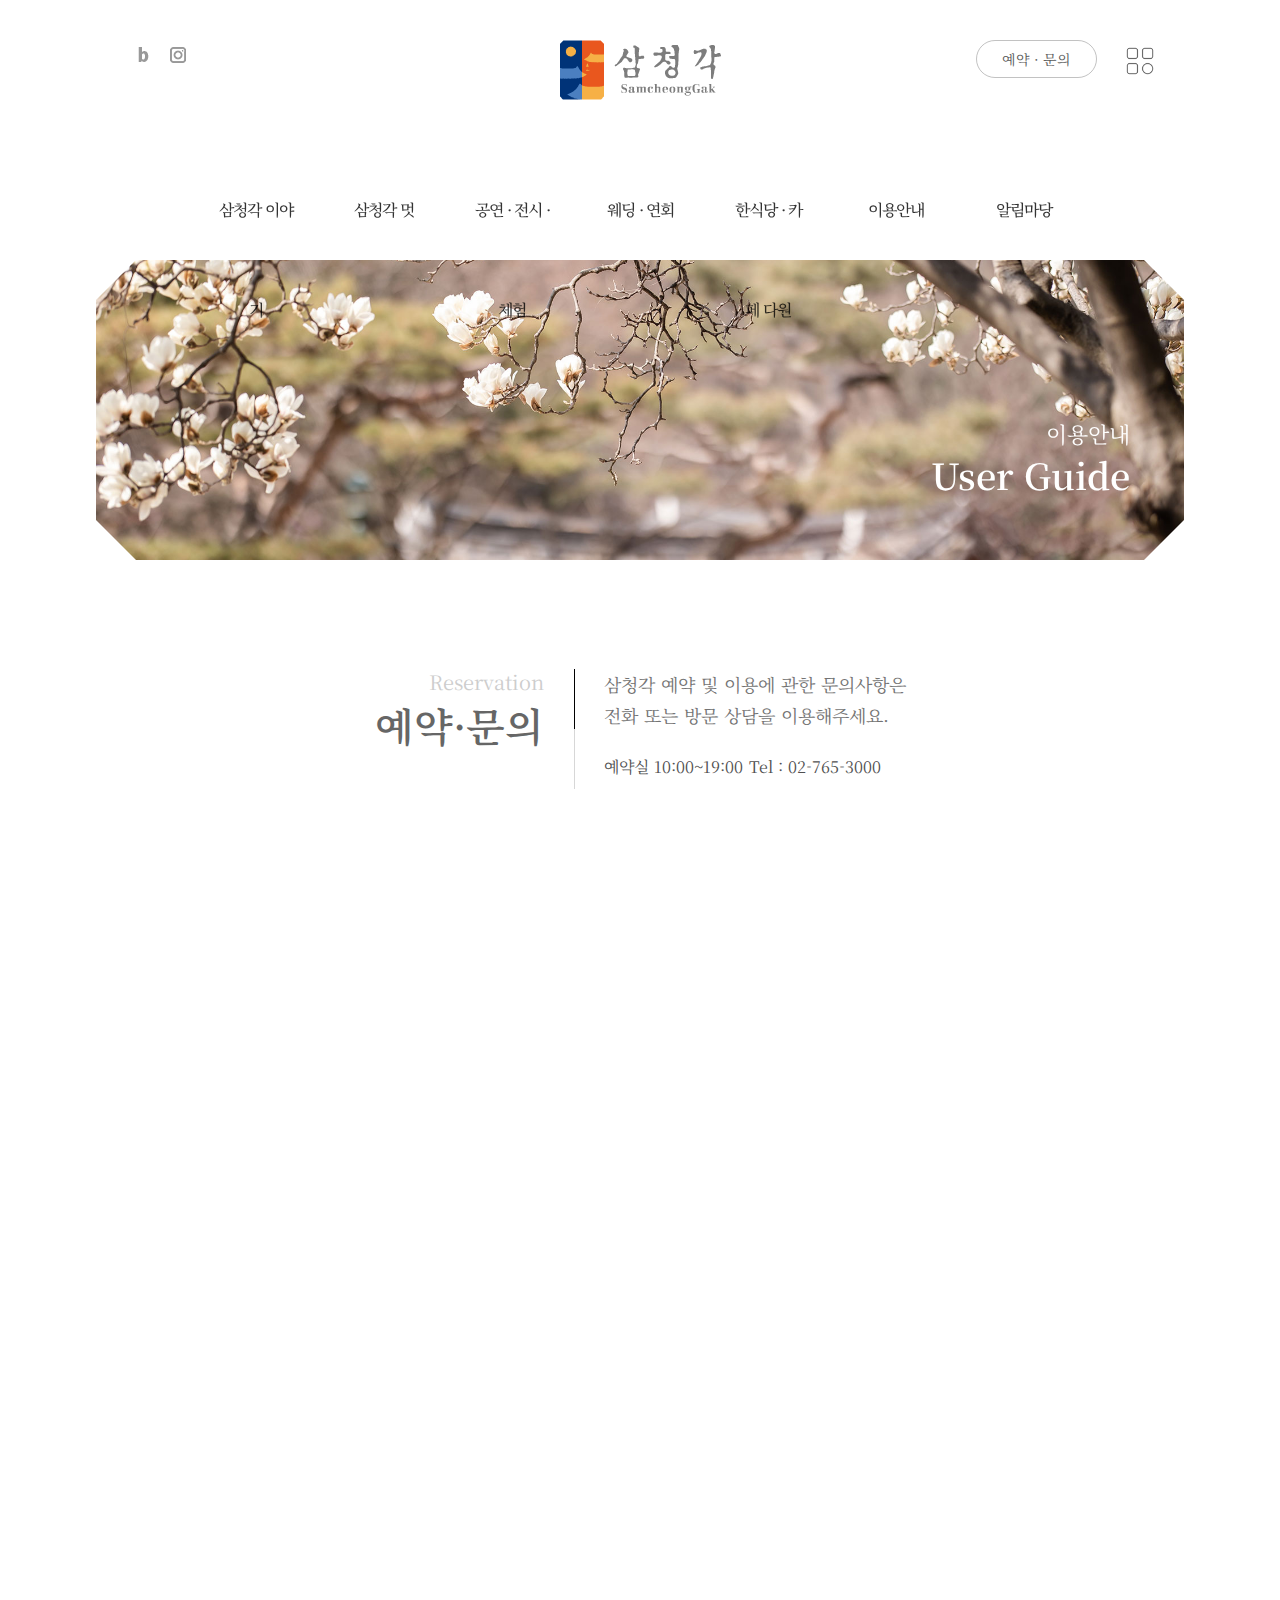
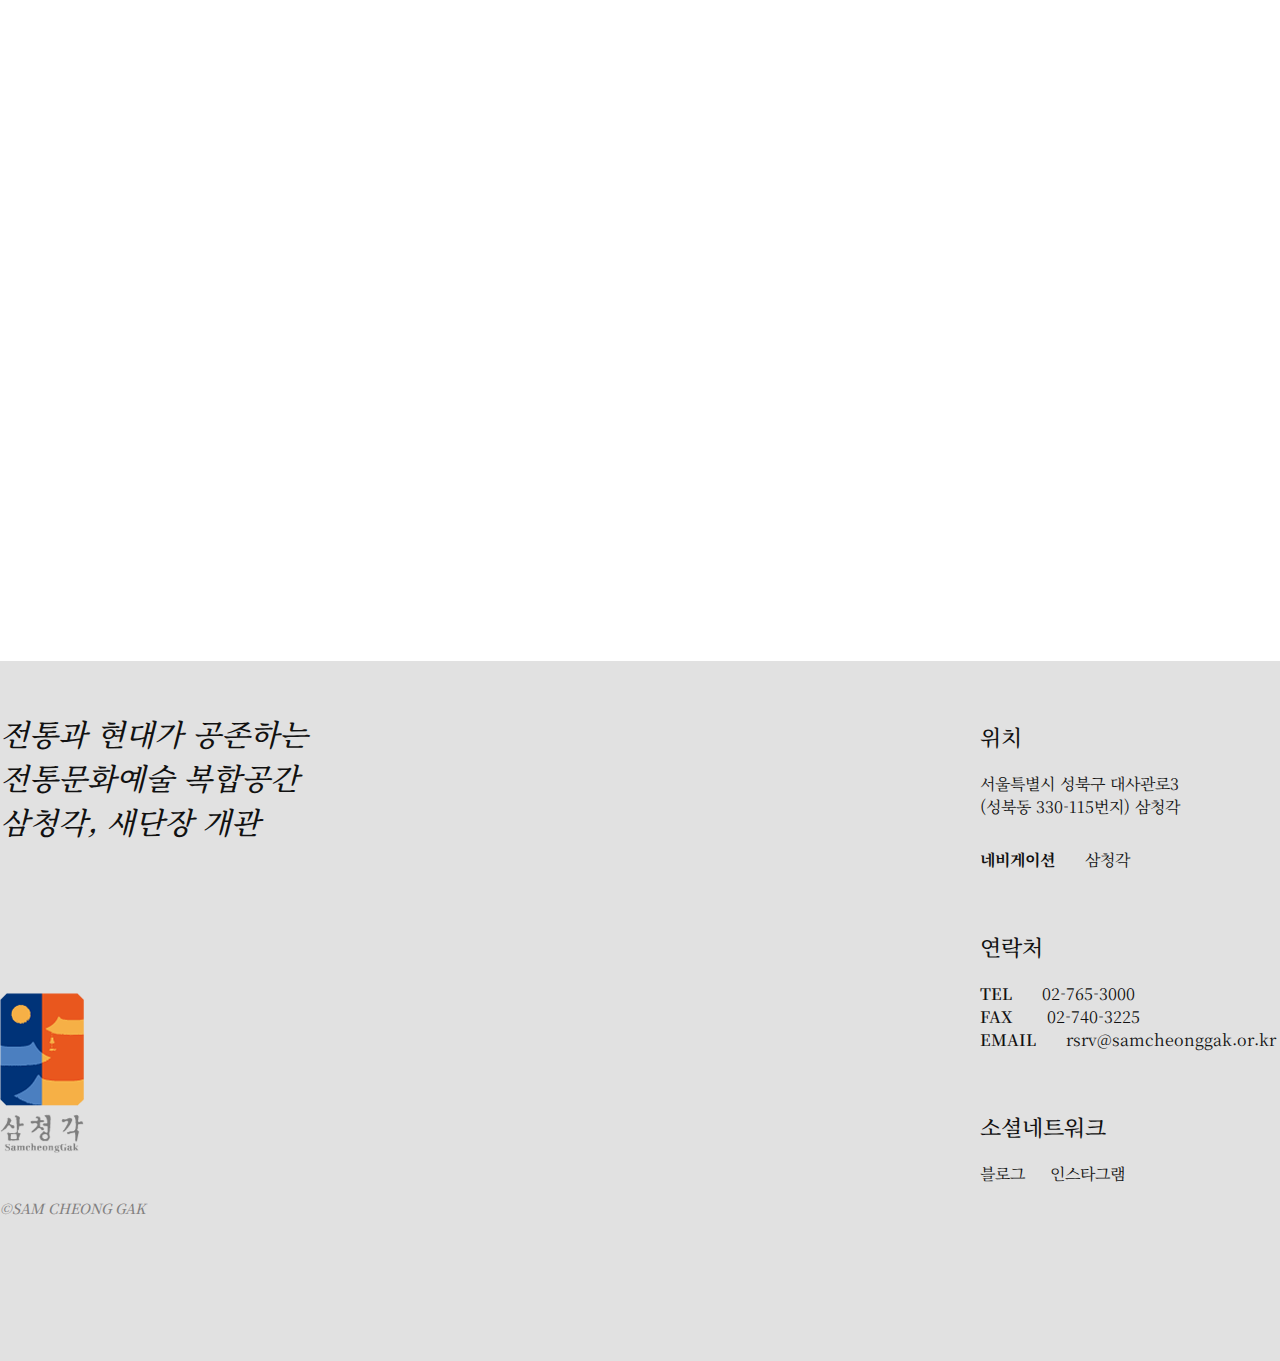
<file: about03.html>
<!DOCTYPE html>
<html lang="ko">
<head>
    <meta charset="UTF-8">
    <meta http-equiv="X-UA-Compatible" content="IE=edge">
    <meta name="viewport" content="width=device-width, initial-scale=1.0">
    <title>삼청각 예약&middot;문의 - 삼청각-전통문화예술 복합공간</title>
    <link rel="icon" href="img/common/sam-logo-header.png"> 
    
    <link href="https://unpkg.com/aos@2.3.1/dist/aos.css" rel="stylesheet">
    <link rel="stylesheet" href="css/reset.css">
    <link rel="stylesheet" href="css/index.css">
    <link rel="stylesheet" href="css/sma_sub3.css">
    <link rel="stylesheet" href="css/sma_sub3_640.css" media="all and (max-width: 640px)">
    
    <script src="js/jquery-3.7.0.min.js"></script>
    <script src="js/jquery-ui.min.js"></script>
    <script src="https://cdn.jsdelivr.net/npm/swiper@10/swiper-bundle.min.js"></script>
    <script src="https://unpkg.com/aos@2.3.1/dist/aos.js"></script>

</head>
<body>
    <div #id="wrap">
        <header>
            <div class="top_header">
                <h1 class="logo">
                    <a href="index.html" target=""><span class="blind">삼청각</span></a>
                </h1>
                <div class="book_area">
                    <a href="javascript:;" class="btn_book">예약 &middot; 문의</a>
                    <a href="javascript:;" class="btn_menu">
                        <img src="img/common/menu.png" alt="전체메뉴">
                    </a>
                </div>
                <div class="sns_area">
                    <a href="javascript:;" target="_blank" class="nv">
                        <img src="img/common/sns_naverBlog-gray.png" alt="네이버블로그">
                    </a>
                    <a href="javascript:;" target="_blank" class="in">
                        <img src="img/common/sns_instagram-gray.png" alt="인스타그램">
                    </a>
                </div>
            </div>
            <!-- top header -->
            <nav class="gnb">
                <ul class="depth1">
                    <li>
                        <a href="about.html">삼청각 이야기</a>
                        <ul class="depth2">
                            <li><a href="about.html">삼청각 소개</a></li>
                            <li><a href="javascript:;">찾아오시는 길</a></li>
                        </ul>
                    </li>
                    <li>
                        <a href="about02.html">삼청각 멋</a>
                        <ul class="depth2">
                            <li><a href="about02.html">일화당</a></li>
                            <li><a href="javascript:;">청천당</a></li>
                            <li><a href="javascript:;">천추당</a></li>
                            <li><a href="javascript:;">취한당</a></li>
                            <li><a href="javascript:;">동백헌</a></li>
                            <li><a href="javascript:;">유하정 &middot; 편운정</a></li>
                            <li><a href="javascript:;">마당</a></li>
                            <li><a href="javascript:;">삼청각 풍경</a></li>
                        </ul>
                    </li>
                    <li>
                        <a href="javascript:;">공연 &middot; 전시 &middot; 체험</a>
                    </li>
                    <li>
                        <a href="javascript:;">웨딩 &middot; 연회</a>
                        <ul class="depth2">
                            <li><a href="javascript:;">야외웨딩</a></li>
                            <li><a href="javascript:;">한옥웨딩</a></li>
                            <li><a href="javascript:;">전통혼례</a></li>
                            <li><a href="javascript:;">연회 &middot; 행사</a></li>
                        </ul>
                    </li>
                    <li>
                        <a href="javascript:;">한식당 &middot; 카페 다원</a>
                        <ul class="depth2">
                            <li><a href="javascript:;">한식당</a></li>
                            <li><a href="javascript:;">카페 다원</a></li>
                        </ul>
                    </li>
                    <li>
                        <a href="about03.html">이용안내</a>
                        <ul class="depth2">
                            <li><a href="about03.html">예약 &middot; 문의</a></li>
                            <li><a href="javascript:;">자주하는 질문</a></li>
                            <li><a href="javascript:;">고객의 소리</a></li>
                        </ul>
                    </li>
                    <li>
                        <a href="javascript:;">알림마당</a>
                        <ul class="depth2">
                            <li><a href="javascript:;">시청각 소식</a></li>
                            <li><a href="javascript:;">이벤트 &middot; 프로모션</a></li>
                            <li><a href="javascript:;">삼청각 갤러리</a></li>
                        </ul>
                    </li>
                </ul>
            </nav>
            <!-- // nav -->
            <nav class="swiper-container md_recom">
                <ul class="swiper-wrapper md_btn">
                    <li class="swiper-slide"><a href="javascript:;">예약&middot;문의</a></li>
                    <li class="swiper-slide"><a href="javascript:;">자주하는 질문</a></li>
                    <li class="swiper-slide"><a href="javascript:;">고객의 소리</a></li>
                </ul>
            </nav>
            <!-- //모바일 스와이퍼 -->
            <nav class="btn-menu">
                <div class="meunImg">
                    <a href="javascript:;" class="colse">
                        <img src="img/common/btn_close.png" alt="닫기">
                    </a>
                    <img src="img/common/sam-se-logo.png" alt="삼청각 로고">
                </div>
                <ul class="tab-meun">
                    <li>
                        <p class="tit"><a href="about.html">삼청각 이야기</a></p>
                        <div class="tab-txt">
                            <p><a href="about.html">삼청각 소개</a></p>
                            <p><a href="javascript:;">찾아오시는 길</a></p>
                        </div>
                    </li>
                    <li>
                        <p class="tit"> <a href="about02.html">삼청각의 멋</a></p>
                        <div class="tab-txt">
                            <p><a href="about02.html">일화당</a></p>
                            <p><a href="javascript:;">청천당</a></p>
                            <p><a href="javascript:;">천추당</a></p>
                            <p><a href="javascript:;">취한당</a></p>
                            <p><a href="javascript:;">동백헌</a></p>
                            <p><a href="javascript:;">유하정 &middot; 편운정</a></p>
                            <p><a href="javascript:;">마당</a></p>
                            <p><a href="javascript:;">삼청각 풍경</a></p>
                        </div>
                    </li>
                    <li>
                        <p class="tit"><a href="javascript:;">공연 &middot; 전시 &middot; 체험</a></p>
                        <div class="tab-txt">
                            <p>총 <span>2</span>건의 정보가 있습니다.</p>
                        </div>
                    </li>
                    <li>
                        <p class="tit"><a href="javascript:;">웨딩 &middot; 연희</a></p>
                        <div class="tab-txt">
                            <p><a href="javascript:;">야외웨딩</a></p>
                            <p><a href="javascript:;">한옥웨딩</a></p>
                            <p><a href="javascript:;">전통혼례</a></p>
                            <p><a href="javascript:;">연희&middot; 행사</a></p>
                        </div>
                    </li>
                    <li>
                        <p class="tit"><a href="javascript:;">한식당 &middot; 카페다원</a></p>
                        <div class="tab-txt">
                            <p><a href="javascript:;">한식당</a></p>
                            <p><a href="javascript:;">카페다원</a></p>
                        </div>
                    </li>
                    <li>
                        <p class="tit"><a href="about03.html">이용안내</a></p>
                        <div class="tab-txt">
                            <p><a href="about03.html">예약 &middot; 문의</a></p>
                            <p><a href="javascript:;">자주하는 질문</a></p>
                            <p><a href="javascript:;">고객의 소리</a></p>
                        </div>
                    </li>
                    <li>
                        <p class="tit"><a href="javascript:;">알림마당</a></p>
                        <div class="tab-txt">
                            <p><a href="javascript:;">삼청각 소식</a></p>
                            <p><a href="javascript:;">이벤트 &middot; 프로모션</a></p>
                            <p><a href="javascript:;">삼청각 갤러리</a></p>
                        </div>
                    </li>
                </ul>
                <div class="tab-meun-footer">
                    <div class="sns">
                        <span>SNS</span>
                        <a href="javascript:;" target="_blank" class="nv">
                            <img src="img/common/sns_naverBlog.png" alt="네이버블로그">
                        </a>
                        <a href="javascript:;" target="_blank" class="in">
                            <img src="img/common/sns_instagram3.png" alt="인스타그램">
                        </a>
                    </div>
                    <ul>
                        <li>서울특별시 성북구 대사관로3 <br>(성북동 330-115번지) 삼청각</li>
                        <li>대표전화 : 02-765-3000</li>
                        <li>이메일 : rsrv@samcheonggak.or.kr</li>
                    </ul>
                </div>
            </nav>
            <!-- // btn-menu-->
        </header>
        <div class="mainbg" data-aos="zoom-in">
            <figure></figure>
            <div class="mainbg-txt">
                <p>이용안내</p>
                <p>User Guide</p>
            </div>
        </div>

        <div class="Reservation inner clear">
            <div class="left-txt">
                <p class="small-txt">Reservation</p>
                <p class="big-txt">예약&middot;문의</p>
            </div>
            <div class="right-txt">
                <p>
                    삼청각 예약 및 이용에 관한 문의사항은<br>
                    전화 또는 방문 상담을 이용해주세요.
                </p>
                <p>
                    <span>예약실 10:00~19:00</span> <span>Tel : 02-765-3000</span>
                </p>
            </div>
        </div>
        <div class="announcement inner clear" >
            <div class="announcement-Img" data-aos="fade-right">
                <figure>
                    <img src="img/about3/about3-1.jpg" alt="삼청각 이미지">
                </figure>
                <p>삼청각 <br> <span> SamcheongGak</span></p>
            </div>
            <div class="announcement-txt" data-aos="fade-left">
                <h3>전화 및 방문 상담 안내</h3>
                <div class="numtitle">
                    <p class="num">02-765-3000</p>
                    <p class="numtxt">삼청각 이용에 관해<br>
                        궁금하신 사항은 전화상담 또는 방문상담하시면<br>
                        친절한 안내를 받으실 수 있습니다.
                    </p>
                </div>
                <ul>
                    <li>
                        <span>상담시간 :</span><span>10:00 ~ 19:00</span>
                    </li>
                    <li>
                        <span>방문상담 :</span><span>오시기전 미리 예약전화를 주시면 상담 스케쥴을 조정해 드립니다.</span>
                    </li>
                    <li>
                        <span>Address :</span><span>서울특별시 성북구 대사관로 3</span>
                        <p>(성북동 330-115번지) 삼청각</p>
                    </li>
                    <li>
                        <span>Tel :</span><span>02-765-3000</span>
                    </li>
                </ul>
            </div>
        </div>
        <footer>
            <div class="top clear inner">
                <address>
                    <p>전통과 현대가 공존하는 <br> 전통문화예술 복합공간 <br> 삼청각, 새단장 개관</p>
                    <figure>
                        <a href="javascript:;"><img src="img/sam-logo-footer.png" alt=""></a>
                        <p class="copy">&copy;SAM CHEONG GAK</p>
                    </figure>
                </address>
                
                <div class="outtro">
                    <ul class="po1">
                        <li>위치</li>
                        <p>서울특별시 성북구 대사관로3 <br>(성북동 330-115번지) 삼청각</p>
                        <p class="ff1"><strong>네비게이션</strong>삼청각</p>
                    </ul>
                    <ul class="po2">
                        <li>연락처</li>
                        <p><span>TEL</span>02-765-3000</p>
                        <p><span>FAX</span> 02-740-3225</p>
                        <p><span>EMAIL</span>rsrv@samcheonggak.or.kr</p>
                    </ul>
                    <ul class="po3">
                        <li>소셜네트워크</li>
                        <p><a href="javascript:;">블로그</a></p>
                        <p><a href="javascript:;">인스타그램</a></p>
                    </ul>
                </div>
                <figure class="MobileImg">
                    <a href="javascript:;"><img src="img/sam-logo-footer.png" alt=""></a>
                    <p class="copy">&copy;SAM CHEONG GAK</p>
                </figure>
            </div>
        </footer>
        <button class="btnTop">
            <a href="#"><img src="img/common/topArrow.png" alt="top버튼"></a>
        </button>
    </div>
    <script src="js/script.js"></script>
    <script src="js/swiper.js"></script>
</body>
</html>
</file>
<file: css/index.css>
@charset "utf-8";
@import url('font.css');
body {font-family:'Noto Serif KR', serif; color: #555;}

/* header */
header {position: relative; z-index: 10; padding-top: 40px;} /* z-index : 같은 선상에 있는 코드의 우선순위를 바꿔줌. */
header .top_header {position: relative; padding: 0 8%; text-align: center; margin-bottom: 60px; box-sizing: border-box;}
header .top_header .logo > a {display: inline-block; width: 161px; height: 60px; background: url(../img/common/sam-logo.png) no-repeat center;}

.top_header .book_area {position: absolute; top: 0; right: 8%;}
.top_header .sns_area a {display: inline-block; height: 30px; width: 30px; border-radius: 30px;}
.top_header .sns_area img {width: 100%; height: 100%;}
.top_header .sns_area {position: absolute; top: 0; left: 10%;}
.top_header .sns_area .nv:hover { top: 0;background: #19ce60 url(../img/common/sns_naverBlog.png) no-repeat center;}
.top_header .sns_area .nv:hover img {display: none;}
.top_header .sns_area .in:hover { top: 0; background: url(../img/common/sns_instagram3.png)no-repeat center;}
.top_header .sns_area .in:hover img {display: none;}

.top_header .book_area > .btn_book {display: inline-block; padding: 8px 25px; border: 1px solid #9999; border-radius: 40px; font-size: 14px; transition: all 0.3s;}
.top_header .book_area > .btn_book:hover {background: #000; color: #fff; transition: all 0.3s;}
.top_header .book_area > .btn_menu {position: relative; display: inline-block; width: 36px; height: 36px; transition: all 0.7s; margin: 0 20px; vertical-align: middle;} 
.top_header .book_area > .btn_menu img {max-width: 100%; height: auto; opacity: 0.6; }
.top_header .book_area > .btn_menu:hover {transform: rotate(180deg);}

/* gnb */
.gnb {width: 70vw; height: 100px; margin: 0 auto;  transition: all 0.6s;}
.gnb > .depth1 > li {position: relative; float: left; width: calc(100%/7); }
.gnb > .depth1 > li > a {display: block; padding: 0 25px; height: 100px; line-height: 100px; letter-spacing: -1px; font-weight: 500; color: rgba(0,0,0,0.8); text-align: center;}

.gnb > .depth1 .depth2 {position: absolute; width: 100%; padding: 15px; background: #fff; box-sizing: border-box; display: none;  clip-path: polygon(10px 0, calc(100% - 10px) 0, 100% 10px, 100% calc(100% - 10px), calc(100% - 10px) 100%, 10px 100%, 0 calc(100% - 10px), 0 10px); background: #fafafa;}
.gnb > .depth1 .depth2 a {line-height: 32px; font-size: 15px; padding: 0 10px; }

.gnb > .depth1 > li a:hover {color: #000;}
.gnb > .depth1 > li:hover .depth2 {display: block;}
.gnb > .depth1  .depth2 a:hover {color: #bd6429;}

/* 모바일 gnb */
.md_recom {display: none;}

/* header .on */
.gnb.on {position: fixed; top: 0; left: 0; right: 0; background: #fff; transition: all 0.6s;width: 100%; height: 100px; box-shadow:  rgba(0, 0, 0, 0.2) 0 8px 5px -2px;}
.gnb.on > .depth1 {width: 1200px; margin: 0 auto;}
.gnb.on > .depth1 > li > a {line-height: 100px;}

/* mainSlide */
.mainSlide {overflow: hidden; position: relative; width: 85vw; height: 100%; margin: 0 auto; clip-path: polygon(40px 0, calc(100% - 40px) 0, 100% 40px, 100% calc(100% - 40px), calc(100% - 40px) 100%, 40px 100%, 0 calc(100% - 40px), 0 40px); transition: all 10s; opacity: 0.6;}

/* 스와이퍼 */
.swiper-wrapper .swiper-slide { max-width: 100%; height: 650px;}
.swiper-wrapper .swiper-slide img {width: 100%; height: 100%;}

.mainSlide .prev {position: absolute; left: 80%; top: 88%; }
.mainSlide .next {position: absolute; right: 6%; top: 88%; z-index: 2;}
.mainSlide .prev img, .mainSlide .next img {width: 100%;}

.mainSlide .prev::after, .mainSlide .next::after {display: none;}

.swiper-horizontal .swiper-pagination-bullets, .swiper-pagination-bullets.swiper-pagination-horizontal, .swiper-pagination-custom, .swiper-pagination-fraction {position: absolute; left: 83%; bottom: 60px; width: 130px; }

.swiper-horizontal>.swiper-pagination-bullets .swiper-pagination-bullet, .swiper-pagination-horizontal.swiper-pagination-bullets .swiper-pagination-bullet {width: 10px; height: 10px; margin: 5px; background: #fff;}

.mainSlide .toptxt {position: absolute; top: 15%; right: 80px; z-index: 2; color: #fff;}
.mainSlide .toptxt .top {font-size: 20px; letter-spacing: 2px; margin-bottom: 10px;}
.mainSlide .toptxt .mid {font-size: 70px; text-align: center; letter-spacing: 10px; font-family: 'Song Myung', serif;}

.mainSlide .cettxt {position: absolute; bottom: 10%; left: 50%; transform: translateX(-50%); z-index: 2; }
.mainSlide .cettxt .cttxt {position: relative; color: #fff; font-size: 30px; line-height: 1.5; letter-spacing: 3px; text-align: center; font-family: 'Song Myung', serif;}
.mainSlide .cettxt .cttxt::before {display: inline-block; position: absolute; left: 50%; bottom: -65px; content: ''; width: 1px; height: 50px; background: rgba(255,255,255,0.7);}

/* story */
#story h2 {font-size: 30px; font-weight: 400; margin-left: 30%; margin-bottom: 0px; color: #c8a591;}
#story .title_area {float: left; width: 35%;}
#story .story_text {float: right; width: 60%;}
#story .story_text .text {font-size: 18px; color: #8c5f46; line-height: 1.7; margin-bottom: 25px;}
#story .story_text figure {text-align: right; margin-top: 170px;}

/* show */
.show .title_area {float: right; width: 75%; margin-bottom: 80px;}
.show .title_area .left_title {float: left; width: 50%; margin-top: 15px;}
.show .title_area .left_title h2 {position: relative; font-weight: 400; border-bottom: 1px solid rgba(200,165,145,0.5)}
.show .title_area .left_title h2:before {content: ''; position: absolute; left: 0; bottom: -1px; width: 68%; height: 1px; background: #8c5f46;}
.show .title_area .left_title h2 > span {font-weight: 600;}
.show .title_area .tit_outline {float: right; width: 45%;}
.show .show_group > li {overflow: hidden; float: left; width: 47.5%; padding: 20px; border: 1px solid #ccc; box-shadow: 10px 10px 0 rgba(0,0,0,0.2); box-sizing: border-box; border-radius: 10px;}
.show .show_group > li + li {margin-left: 5%;}
.show .show_group img {float: left; width: 250px; height: auto;}
.show .show_group .show_info {float: right; width: calc(100% - 250px - 50px); margin-left: 50px;}

.show .show_info .show_cat {margin-bottom: 25px;}
.show .show_info .show_cat span {padding: 3px 8px; margin-right: 5px; border-radius: 5px; color: #fff; background: #10505a; font-size: 14px; font-family: 'Noto Sans KR', sans-serif;}
.show .show_info .show_cat .show_ing {background: #ae3c3c; }
.show .show_info .show_cat .show_ing.class {background: #c6ae29; }
.show .show_info .show_cat .show_title_link {display: inline-block; font-size: 22px; font-weight: 500; color: rgba(0,0,0,0.8); margin-bottom: 10px;}

.show .show_info .detail .tit_sub { font-weight: 400; font-family: 'Noto Sans KR', sans-serif; color: rgba(0,0,0,0.7); margin-bottom: 25px;}
.show .show_info .detail_list {margin-bottom: 30px;}
.show .show_info .detail_list > li {font-family: 'Noto Sans KR', sans-serif; margin-bottom: 3px; font-size: 15px;}

.show .show_info .ex_info {font-size: 15px; font-family: 'Noto Sans KR', sans-serif; margin-bottom: 30px; height: 300px;}
.show .show_info .ex_info div {margin-bottom: 8px;}
.show .show_info .ex_info dt {float: left;  font-weight: 500;  color: rgba(0,0,0,0.9);}
.show .show_info .ex_info dd {float: left; margin-left: 20px;}
.show .show_info .ex_info .mt25 {margin-top: 25px;}

.show .show_info .btn_area {text-align: right;}
.show .show_info .btn_area > a { display: inline-block; padding:8px 30px; border-radius: 40px; border: 1px solid #8c5f46; color: #8c5f46; margin: 0 5px; transition: all 0.3s;}
.show .show_info .btn_area > a.active, .show .show_info .btn_area > a:hover { background: #8c5f46; color: #fff;}

/* hall_group */
.hall_group .title_area {margin-bottom: 60px; overflow: hidden;}
.hall_group .title_area .left_title {float: left; width: 60%;}
.hall_group .title_area .left_title h2 {position: relative; font-weight: 400; padding-bottom: 10px; border-bottom: 1px solid #c8a59180; }
.hall_group .title_area .left_title h2:before {position: absolute; left: 0; bottom: -1px; width: 60%; height: 1px; background: #8c5f46; content: '';}
.hall_group .title_area .left_title h2 > span {font-weight: 600;}
.hall_group .title_area .left_title .big {font-weight: 400; margin-bottom: 100px;}
.hall_group .title_area .tit_outline {float: right; width: 30%;}

.hall_group .hall_list {margin-left: -5%;}
.hall_group .hall_list > li {float: left; width: calc(100%/3 - 5%); margin-left: 5%; margin-bottom: 70px;}
.hall_group .hall_list > li figure {position: relative; overflow: hidden; margin-bottom: 30px; font-size: 0;}
.hall_group .hall_list > li figure:before {position: absolute; top: 0; left: 0; width: 100%; height: 100%; background: #000; opacity: 0; content: ''; transition: all 0.3s;}

.hall_group .hall_list > li figure:hover:before {opacity: 0.3;}
.hall_group .hall_list > li figure img {max-width: 100%; height: auto;}
.hall_group .hall_list .hall_text {position: relative; padding-left: 10px; box-sizing: border-box;}
.hall_group .hall_list .hall_text .title {font-size: 20px; font-weight: 500; color: #8c5f46; margin-bottom: 15px;}
.hall_group .hall_list .hall_text .text {color: #8c5f46;}

/* --- */
.hall_group .hall_list .hall_text .btn_view {position: absolute; top: 0; right: 0; color:#8c5f46; font-size: 14px; width: 50%; text-align: right;}
.hall_group .hall_list .hall_text .btn_view:before {position: absolute; top: 50%; left: 30px; background: rgba(200, 165, 145, 0.5); width: 60%; height: 1px; content: '';}
.hall_group .hall_list .hall_text .btn_view:after {position: absolute; top: 50%; left: 30px; background: #8c5f46; width: 0; height: 1px; content: ''; transition: all 0.8s;}
.hall_group .hall_list figure:hover + .hall_text .btn_view:after {width: 60%;}

/* 삼청각의 맛 _do_hall */
.hall_group.do_hall {background: #f4f4f4;}
.hall_group.do_hall li {width: calc(100%/2 - 5%);  margin-left: 5%;}
.hall_group.do_hall > .hall_list figure {width: 100%; height: 100%; font-size: 0;}
.hall_group.do_hall > .hall_list > li figure:before {width: 100%; height: 100%;}

/* event - 새단장 개관 */
.event {position: relative; height: 300px; padding: 0; background: url(../img/main/swiperImg02.jpg) no-repeat center/cover; }
.event:before {position: absolute; top: 0; left: 0; width: 100%; height: 100%; background: rgba(0,0,0,0.4); content: '';}
.event .event_text {position: absolute; top: 50%; left: 50%; transform: translate(-50%, -50%); color: #fff; text-align: center;}
.event .event_text .text1 {font-size: 18px; margin-bottom: 10px;}
.event .event_text .text2 {font-size: 30px; font-weight: 700; margin-bottom: 35px;}
.event .event_text .btn_more {padding: 10px 30px; border-radius: 40px; background: #fff; font-size: 18px; font-weight: 700; color: #8c5f46;}

/* 찾아오시는길 / 이용안내 */
.news h3 {font-size: 28px; color: #8c5f46; font-weight: 600; margin-bottom: 30px;}
.news .left_area {float: left; width: 48%;}
.news .use_list {margin-left: -25px;}
.news .use_list > li {overflow: hidden; float: left; width: calc(100%/3 - 25px); margin-left: 25px; border-radius: 10px; box-shadow: 0 0 10px rgba(0,0,0,0.1); transition: all 0.4s;} 
.news .use_list > li:hover {box-shadow: 0 0 20px rgba(0,0,0,0.2);}
.news .use_list > li:hover figure img {transform: scale(1.05);}
.news .use_list > li figure {height: 115px; overflow: hidden;}
.news .use_list > li figure img {max-width: 100%; height: auto; transition: all 0.4s;}
.news .use_list > li .use_text {padding: 20px 0; text-align: center;}
.news .use_list > li .use_text span {font-size: 14px;}
.news .use_list > li .use_text h4 {position: relative; margin-top: 10px; font-size: 18px; font-weight: 600; margin-bottom: 30px;}
.news .use_list > li .use_text h4:before {position: absolute; bottom: -17px; left: 50%; width: 25px; height: 1px; background: #595959; content: ''; transform: translatex(-50%); }
.news .use_list > li .use_text .text {margin-top: 10px; font-size: 15px; line-height: 1.7;}

.news .left_area .notice {position: relative; margin-top: 60px;}
.news .left_area .notice .btn_more {position: absolute; top: 0; right: 0; font-size: 14px;}
.news .left_area .notice .notice_list li {margin-bottom: 20px;}
.news .left_area .notice_list .date_area {float: left; width: 80px; height: 80px; background: #f5f5f5; padding: 10px; box-sizing: border-box; border-radius: 10px; text-align: center; }
.news .left_area .notice_list .date_area .date {font-size: 34px; font-weight: 700; line-height: 1.1; color: #cdcdcd;}
.news .left_area .notice_list .date_area .yymm {font-size: 15px; color:#cdcdcd;}
.news .left_area .notice_list .notice_title {float: left; width: calc(100% - 80px - 30px); margin-left: 30px; padding: 5px 0;}
.news .notice_list .list_title {font-size: 18px; margin-bottom: 10px; font-weight: 500;}

.news .right_area {float: right; width: 47%;}
.news .right_area .map iframe {width: 100%;} 
.news .right_area .address {margin-top: 40px; }
.news .right_area .address dt {margin-bottom: 15px; font-size: 20px; font-weight: 600;}
.news .right_area .address dd p  {position: relative; margin-bottom: 10px; padding-left: 15px;}
.news .right_area .address dd p:before {position: absolute; top: 10px; left: 0; width: 5px; height: 5px; border-radius: 50%; border: 1px solid #ccc; content: '';}
.news .right_area {position: relative;}
.news .right_area .btn_area { margin-top: 35px;}
.news .right_area .btn_area a {padding: 8px 25px; border-radius: 5px; background: rgba(0,0,0,0.35); color: #fff; transition: all 0.3s; }
.news .right_area .btn_area .btn_map  {color: rgba(0,0,0,0.35); background: #fff; border: 1px solid rgba(0,0,0,0.35); transition: all 0.3s;}
.news .right_area .btn_area .btn_naver:hover, .news .right_area .btn_area .btn_map:hover {background: rgba(60,45,45,1); color: #fff;}

section .btn_mores {position: absolute; top: 0; right: 20px; font-size: 14px;}
section .btn_mores:before {position: absolute; top: 12px; left: -100%; width: 20px; height: 1px; background: #555; content: '';}

/* 공통요소 */
section {padding: 100px 0 50px;}
.inner {max-width: 1400px; margin: 0 auto;}
.title_area h2 {font-size: 44px; font-weight: 600; color: #8c5f46; margin-bottom: 15px;}
.title_area .tit_outline {font-size: 110px; font-weight: 700; color: #c8a591;}
.title_area .tit_outline > span {color: #fff; text-shadow: -1px -1px 0 #c8a591, 1px 1px 0 #c8a591, -1px 1px 0 #c8a591, 1px 1px 0 #c8a591;}
section .big {font-size: 20px; margin-bottom: 25px; color: #8c5f46; font-weight: 500; line-height: 1.8;}

/* footer */
footer  {background: rgba(225,225,225,1);}
footer .top {color: #111; width: 1400px; height: 600px; margin: 0 auto; padding: 50px 0;}
footer address {float: left; font-weight: 500;}
footer address p {font-size: 30px;}
footer address figure img {padding: 150px 0 40px 0;}
footer address .copy {font-size: 14px; color: #818080;}
footer .outtro {float: right; width: 30%;}
footer .outtro ul {margin-bottom: 60px;}
footer .outtro li {font-size: 22px; font-weight: 500; color: #111; margin: 10px 0 20px 0;}
footer .outtro .po1 .ff1 {margin-top: 30px;}
footer .outtro .po1 .ff1 strong {margin-right: 30px;}
footer .outtro .po2 span {margin-right: 30px; font-weight: 600;}
footer .outtro .po3 p {display: inline-block; margin-right: 20px;}
footer .MobileImg {display: none;}

.btnTop {width: 60px; height: 60px; border-radius: 50%; font-size: 20px; background: #fff; border: none; position: fixed; bottom: 50px; right: 100px; display: none; box-shadow: rgba(0, 0, 0, 0.35) 0px 5px 15px; padding: 0;} 
.btnTop a {display: block;}

/* btn-menu*/
.btn-menu {overflow: scroll;  position: fixed; right: -150%; top: 0; background: #202020;  height: 100vh; padding: 30px 40px; transition: all 0.5s; z-index: 11; box-sizing: border-box;}
.btn-menu::-webkit-scrollbar {display: none;}

.meunImg {position: relative; width: 100%;}
.meunImg a {display: block;}
.meunImg img {width: 80px; height: 120px; padding: 10px 0; margin-left: 50%; transform: translateX(-50%);}
.meunImg .colse img {position: absolute; right: -10px; top: -10px; width: 40px; height: 40px;}

.btn-menu .tab-meun > li {overflow: hidden; border-top: 1px solid rgba(255,255,255,0.2); padding: 20px 10px; line-height: 2; color: #DCDCDC; font-size: 14px;} 

.btn-menu .tab-meun > li .tit {display: block; float: left; width: 50%; font-size: 17px; transition: all 0.3s;}
.btn-menu .tab-meun > li .tit:hover {color: #fff;}

.btn-menu .tab-meun > li .tab-txt {float: left; margin-left: 10px;}
.tab-txt span {color: #fff; font-size: 16px; margin: 5px;}

.tab-meun-footer {height: 200px; margin-top: 20px; color: #dcdcdc8a; font-size: 14px;}

.btn-menu .tab-meun .tab-txt p a {transition: all 0.3s;}
.btn-menu .tab-meun .tab-txt p:hover a {color: #fff; border-bottom: 1px solid #fff; padding: 3px;}

.tab-meun-footer .sns span {display: inline-block; margin: 10px 10px 10px 0; font-size: 18px; color: #ffffffce;}  
.tab-meun-footer .sns a {display: inline-block; font-size: 18px; margin-bottom: 10px; color: #f4f4f4;}
.tab-meun-footer .sns .nv {width: 30px; height: 30px; background: #19ce60; border-radius: 50%; margin-right: 5px;}
.tab-meun-footer .sns .in img {border-radius: 50%;}

.tab-meun-footer  ul li {position: relative; margin-left: 20px; font-size: 14px; margin-bottom: 10px;}
.tab-meun-footer  ul li::after {position: absolute; left: -25px; top: 10px; content: ''; width: 6px; height: 6px; border: 1px solid rgba(255,255,255,0.6);; border-radius: 50%; }
</file>
<file: css/index_640.css>
@charset "utf-8";

/* 공통요소 */
#wrap {max-width: 100%; overflow: hidden; }
.inner {width: 100%;}
section {padding: 15px; box-sizing: border-box;}
section .big {font-size: 16px;}
.title_area .tit_outline {font-size: 55px;}
.title_area h2 {font-size: 27px;}

.gnb , .top_header .book_area > .btn_book {display: none;}

/* 로고 */
header {height: 75px;}
header .top_header {height: 40px;}
header .top_header .logo > a {background-size: 70%; position: absolute; top: -10px; transform: translateX(-50%);}
.top_header .book_area {right: 0;}
.top_header .sns_area {left: 5%;}

/* 모바일 gnb */
.md_recom {display: block; height: 40px; background: rgba(153,153,153,.9); margin: -25px 0 0 0; text-align: center;} 
.md_recom .md_btn {margin-left: -40%; color: #fff; font-size: 13px; padding: 10px 0; z-index: 10; box-sizing: border-box;}
.md_recom .md_btn li {float: left; height: 40px; margin-top: -10px; padding-left: 10px;   line-height: 40px; transition: all 0.3s; overflow: hidden; white-space: nowrap;}
.md_recom .md_btn li:hover {background: #575757;}

/* 스와이퍼 */
.swiper-wrapper .swiper-slide {height: 500px;}

/* .mainSlide */
.mainSlide {width: 100%; height: 100%; clip-path:none;}
/* .mainSlide::before {position: absolute; content: ''; width: 340px; height: 560px; left: 0; top: 0; border: 1px solid #fff; z-index: 5; clip-path: polygon(20px 0, calc(100% - 20px) 0, 100% 20px, 100% calc(100% - 20px), calc(100% - 20px) 100%, 20px 100%, 0 calc(100% - 20px), 0 20px); opacity: 0.5;} */
.mainSlide .toptxt {width: 50%; top: 50%; left: 50%; transform: translate(-50%, -50%); text-align: center;}
.mainSlide .toptxt .top {font-size: 16px;}
.mainSlide .toptxt .mid {font-size: 50px;}

.mainSlide .cettxt .cttxt {font-size: 20px;}

.mainSlide .prev , .mainSlide .next , .one {display: none;}

/* story */

#story h2 {font-size: 18px;}
#story .title_area {float: none; width: 100%;}
#story .title_area .tit_outline {text-align: center; margin-bottom: 30px;}
#story .story_text {float: none; width: 100%; padding: 0 35px; box-sizing: border-box;}
#story .story_text .text {width: 270px; font-size: 15px;}
#story .story_text figure {text-align: right; margin-top: 0;}
#story .story_text figure img {width: 18%;}

/* show */
.show .title_area {float: none; width: 100%;}
.show .title_area .left_title {float: none; width: 100%;}
.show .title_area .left_title h2 {font-size: 27px;}
.show .title_area .left_title .big {width: 70%;}
.show .title_area .tit_outline {width: 100%; margin-bottom: 40px; font-size: 60px; text-align: right;}

.show .show_group > li {float: none; width: 100%; padding: 50px 5px; box-sizing: border-box; margin-bottom: 30px;  box-shadow: 2px 8px 0 rgba(0,0,0,0.1); }
.show .show_group > li + li {margin-left: 0;}

.show .show_group img {width: 43%; height: 100%; margin: 0 10px;}
.show .show_group .show_info {width: 50%; margin-left: 0;}

.show .show_info .show_cat .show_title_link {font-size: 20px;}
.show .show_info .detail_list > li {font-size: 14px;}

.show .show_info .show_cat span {clip-path: polygon(5px 0, calc(100% - 5px) 0, 100% 5px, 100% calc(100% - 5px), calc(100% - 5px) 100%, 5px 100%, 0 calc(100% - 5px), 0 5px);}

.show .show_info .ex_info {height: 100%; font-size: 14px;}
.show .show_info .ex_info dt {font-weight: 600;}


.show .show_info .btn_area > a {text-align: center; display: block; width: 60px; height: 15px; line-height: 1.1; margin: 0 0 10px 0; font-size: 14px;}

/* hall_group */
.hall_group .title_area {position: relative; margin-bottom: 0;}
.hall_group .title_area .left_title {float: none; width: 100%; padding: 30px 0; }
.hall_group .title_area .left_title h2:before {width: 25%;}
.hall_group .title_area .tit_outline {float: none; position: absolute; right: 0; top: 0; width: 100%; text-align: right;}

.hall_group .title_area .left_title .big {margin-bottom: 0;}

.hall_group .hall_list > li {width: calc(100%/2 - 5%); margin-left: 5%; margin-bottom: 40px;}
.hall_group .hall_list > li a {display: block; font-size: 0;}
.hall_group .hall_list > li figure {height: 100%; margin-bottom: 15px;}

.hall_group .hall_list .hall_text .title {font-size: 16px;}
.hall_group .hall_list .hall_text .text {font-size: 13px;}

.hall_group .hall_list .hall_text .btn_view {width: 40%;}
.hall_group .hall_list .hall_text .btn_view:before {width: 45%; left: 0;}
.hall_group .hall_list .hall_text .btn_view:after {left: 0;}
.hall_group .hall_list figure:hover + .hall_text .btn_view:after {width: 45%;}

/* 삼청각의 맛 _do_hall */
.hall_group.do_hall li {width: 100%; height: 100%; margin: 0 0 40px 10px; padding: 0 10px; box-sizing: border-box;} 
.hall_group.do_hall > .title_area .tit_outline {width: 40%;}
.hall_group.do_hall > .hall_list > li figure {width: 100%; height: 100%;}
.hall_group.do_hall > .hall_list > li figure:before {width: 100%; height: 100%;}

.hall_group.do_hall > .hall_list .hall_text .btn_view.do_btn:before {position: absolute; top: 50%; left: 120px; background: rgba(200, 165, 145, 0.5); width: 40%; height: 1px; content: '';}
.hall_group.do_hall > .hall_list .hall_text .btn_view.do_btn:after {position: absolute; top: 50%; left: 120px; background: #8c5f46; width: 0; height: 1px; content: ''; transition: all 0.8s;}
.hall_group.do_hall > .hall_list figure:hover + .hall_text .btn_view:after {width: 40%;}

/* event - 새단장 개관 */
.event .event_text .text1 {font-size: 13px;}
.event .event_text .text2 {font-size: 24px;}
.event .event_text .btn_more {font-size: 16px;}

/* 찾아오시는길 / 이용안내 */
.news .left_area {float: none; width: 100%; margin-bottom: 80px;}
.news .use_list {margin-left: 0;}
.news .use_list > li {width: 100%; height: 100%; margin-left: 0; margin-bottom: 20px}
.news .use_list > li .use_text h4 {font-size: 16px;}
.news .use_list > li .use_text .text {font-size: 14px;}

.news .use_list > li figure {height: 100%;}
.news .use_list > li figure img {width: 100%; height: 100%;}

.news .notice_list .list_title {font-size: 16px;}
.news .notice_list .list_text {font-size: 14px;}


.news .right_area {float: none; width: 100%;}
.news .right_area .map iframe {height: 420px;}

.news .right_area .address {font-size: 14px;}
.news .right_area .address dt {font-size: 16px;}
.news .right_area .address dd {width: 200px;}
.news .right_area .btn_area {font-size: 14px;}
.news .right_area .btn_area a {padding: 8px 20px; box-sizing: border-box;}

/* footer */
footer {padding: 50px 30px 0 30PX; height: 900px; box-sizing: border-box;}
footer .top {width: 100%; padding: 0;}
footer address {float: none; }
footer address p {font-size: 20px; margin-bottom: 50px;}

footer .outtro {float: none; width: 60%;}
footer .outtro li {font-size: 20px;}

footer .outtro p {font-size: 14px;}

footer .MobileImg {text-align: center;}
footer .MobileImg img {margin-bottom: 10px; }
footer .MobileImg .copy {font-size: 12px; color: #818080;}

footer address figure {display: none;} /* pc버전 로고 */
footer .MobileImg {display: block;}/* 모바일버전 로고 */

/* btnTop */
.btnTop {width: 45px; height: 45px; right: 30px;}
.btnTop a {display: block;}
.btnTop img {width: 100%; height: 100%;}

/* .btn-menu  */
.btn-menu {width: 100%; padding: 20px 30px; box-sizing: border-box;}
</file>
<file: css/sam_sub1.css>
@charset "utf-8";
@import url('font.css');

body {
    font-family: 'Noto Serif KR', serif;
    color: #585858;
    font-weight: 400;
}

.inner {max-width: 1400px; margin: 0 auto;}

.mainbg {position: relative; width: 85vw; margin: 0 auto; height: 500px;}
.mainbg > figure {max-width: 100%; height: 100%; clip-path: polygon(40px 0, calc(100% - 40px) 0, 100% 40px, 100% calc(100% - 40px), calc(100% - 40px) 100%, 40px 100%, 0 calc(100% - 40px), 0 40px);}
.mainbg > figure img {width: 100%; height: 100%;}
.mainbg .mainbg-txt {position: absolute; right: 5%; bottom: 60px; color: #fff; text-align: right;}
.mainbg .mainbg-txt p:nth-child(1) {font-size: 22px;}
.mainbg .mainbg-txt p:nth-child(2)  {font-size: 36px; font-weight: 600;}

.container {color: #8c5f46; padding: 100px 0; margin-top: 100px;} 
.maintxt {width: 70%; float: left;}
.maintxt h2 {display: inline-block; position: relative; width: 100%; border-bottom: 1px solid #c8a59180; padding-bottom: 10px;}
.maintxt h2:before {position: absolute; left: 0; bottom: -1px; width: 15%; height: 1px; background: #8c5f46; content: '';}
.maintxt h2 span {font-size: 16px; color: #c8a591; margin-left: 10px;}

.title_area .tit_outline {float: right; width: 30%; height: 250px; text-align: right; margin-top: -30px;}

.maintxt-area {float: left;}
.container .text_area > figure {float: right; width: 800px; height: 600px;}
.container .text_area > figure img {width: 100%; height: 100%;}
.container .text_area  .check {font-size: 18px; font-weight: 600; margin: 30px 0;}
.container .text_area p {margin-bottom: 20px; line-height: 1.7; font-size: 16px; }

.container .text_area .tit {float: left; display: block; width: 85px; background: #f3f0ee; padding: 5px 25px; border-radius: 25px;}
.container .text_area span {display: inline-block; margin-left: 10px; line-height: 1.7;}

/* work_area */
.hall_group .title_area .left_title h2 {display: block;}
.hall_group .title_area .left_title h2::before {width: 35%;}

.work_area {width: 1200px; margin-right: 210px;}
.hall_group .hall_list > li figure img {width: 100%; height: 100%;}

/* .restaurant */
.restaurant {width: 1200px; margin-left: 210px; overflow: hidden;}
.hall_group.do_hall {background: #fff;}

/* 문의 */
article {position: relative; margin: 0 auto; width: 1400px; height: 200px;}
article .tel_area {display: block; position: absolute; top: 0; right: 180px; font-size: 20px; color: #8c5f46; text-align: right;}
article .Reservation a {display: block; float: right; background: #c8a591; padding: 10px 35px; font-size: 20px; color: #fff; transition: all 0.3s;}
article .Reservation a:hover, article .Reservation a:focus {background: #8c5f46; transition: all 0.3s;}
article .Reservation:after {position: absolute; left: 0; top: 20%;content: ''; display: block; width: 70%; height: 1px; background:  #c8a591;}
</file>
<file: css/sam_sub1_640.css>
@charset "utf-8";

#wrap {max-width: 100%; overflow: hidden; }
.inner {width: 100%; margin: 0 auto;}
section {padding: 15px; box-sizing: border-box;}
.gnb , .top_header .book_area > .btn_book {display: none;}
.title_area h2 {font-size: 27px;}

/* 로고 */
header {height: 75px;}
header .top_header {height: 40px; padding: 0;}
header .top_header .logo > a {background-size: 70%; position: absolute; top: -10px; transform: translateX(-50%);}
.top_header .book_area {right: 0;}
.top_header .sns_area {left: 3%;}

/* 모바일 gnb */
.md_recom {display: block; height: 40px; background: rgba(153,153,153,.9); margin: -25px 0 0 0; text-align: center;} 
.md_recom .md_btn {width: 100%; color: #fff; font-size: 13px; padding: 10px 0; z-index: 10;}
.md_recom .md_btn li {float: left; height: 40px; margin-top: -10px; line-height: 40px; transition: all 0.3s;}
.md_recom .md_btn li:hover {background: #575757;}


/* .mainbg */
.mainbg {width: 100%; height: 400px;}
.mainbg > figure { clip-path: none; border-radius: 0;}

.mainbg .mainbg-txt {bottom: 30px;}
.mainbg .mainbg-txt p:nth-child(1) {font-size: 15px;}
.mainbg .mainbg-txt p:nth-child(2) {font-size: 25px;}

/* .container */
.container {margin-top: 0;}

/* .maintxt */
.maintxt {float: none; width: 100%; padding: 0 30px; box-sizing: border-box;} 
.maintxt h2 {font-size: 27px;}
.maintxt h2:before {width: 100px;}
.maintxt h3 span {font-size: 13px;}
.maintxt .big {font-size: 15px;}

.title_area .tit_outline {width: 60%; height: 130px; font-size: 60px; margin-top: 0; padding-right: 15px; box-sizing: border-box;}

.container .text_area > figure {float: none; width: 100%; height: 350px; margin: 0 auto; padding: 0 15px; box-sizing: border-box;}
.container .text_area .maintxt-area {padding: 0 30px;}
.container .text_area .tit {margin: 0 0 10px 0;}
.container .text_area p ,.container .text_area span  {font-size: 14px;}

/* hall_group */

.hall_group .title_area {position: relative; margin-bottom: 0;}
.hall_group .title_area .left_title {float: none; width: 100%; padding: 30px 0; }
.hall_group .title_area .left_title h2:before {width: 25%;}
.hall_group .title_area .tit_outline {float: none; position: absolute; right: 0; top: 0; width: 100%; text-align: right;}

.hall_group .title_area .left_title .big {margin-bottom: 0; font-size: 16px;}

.hall_group .hall_list > li {width: calc(100%/2 - 5%); margin-left: 5%; margin-bottom: 40px;}
.hall_group .hall_list > li a {display: block; font-size: 0;}
.hall_group .hall_list > li figure {height: 100%; margin-bottom: 15px;}

.hall_group .hall_list .hall_text .title {font-size: 16px;}
.hall_group .hall_list .hall_text .text {font-size: 13px;}

.hall_group .hall_list .hall_text .btn_view {width: 40%;}
.hall_group .hall_list .hall_text .btn_view:before {width: 45%; left: 0;}
.hall_group .hall_list .hall_text .btn_view:after {left: 0;}
.hall_group .hall_list figure:hover + .hall_text .btn_view:after {width: 45%;}

/* 삼청각의 맛 _do_hall */
.hall_group.do_hall li {width: 100%; height: 100%; margin: 0; margin: 0 0 40px 10px; padding: 0 10px; box-sizing: border-box;} 
.hall_group.do_hall .title_area .tit_outline {width: 100%;}
.hall_group.do_hall .hall_list figure {width: 100%; height: 100%;}
.hall_group.do_hall > .hall_list > li figure:before {width: 570px;height: 500px;}

.hall_group.do_hall > .hall_list .hall_text .title {font-size: 20px;}
.hall_group.do_hall > .hall_list .hall_text {width: 100%; margin-left: 10px;}

.hall_group.do_hall > .hall_list .hall_text .btn_view.do_btn {width: 30%;}
.hall_group.do_hall > .hall_list .hall_text .btn_view.do_btn:before {position: absolute; top: 50%; left: 120px; background: rgba(200, 165, 145, 0.5); width: 40%; height: 1px; content: '';}
.hall_group.do_hall > .hall_list .hall_text .btn_view.do_btn:after {position: absolute; top: 50%; left: 120px; background: #8c5f46; width: 0; height: 1px; content: ''; transition: all 0.8s;}
.hall_group.do_hall > .hall_list figure:hover + .hall_text .btn_view:after {width: 40%;}

/* .restaurant */
.restaurant {width: 100%; margin-left: 0; overflow: hidden;}
.hall_group.do_hall {background: #fff;}

article {width: 100%; height: 100px; padding: 0 10px; box-sizing: border-box;}
article .tel_area {font-size: 16px;}

article .Reservation a {font-size: 16px; padding: 13px 40px; box-sizing: border-box;}
article .Reservation:after {display: none;}

/* footer */
footer {padding: 50px 30px 0 30PX; height: 900px; box-sizing: border-box;}
footer .top {width: 100%; padding: 0;}
footer address {float: none; }
footer address p {font-size: 20px; margin-bottom: 50px;}

footer .outtro {float: none; width: 60%;}
footer .outtro li {font-size: 20px;}

footer .outtro p {font-size: 14px;}

footer .MobileImg {text-align: center;}
footer .MobileImg img {margin-bottom: 10px; }
footer .MobileImg .copy {font-size: 12px; color: #818080;}

footer address figure {display: none;} /* pc버전 로고 */
footer .MobileImg {display: block;}/* 모바일버전 로고 */

/* btnTop */
.btnTop {width: 45px; height: 45px; right: 30px;}
.btnTop a {display: block;}
.btnTop img {width: 100%; height: 100%;}

/* .btn-menu  */
.btn-menu {width: 100%; padding: 20px 30px; box-sizing: border-box;}
</file>
<file: css/sma_sub3.css>
@charset "utf-8";
@import url('font.css');

body {
    font-family: 'Noto Serif KR', serif;
    color: #585858;
    font-weight: 400;
}

.inner {max-width: 1400px; margin: 0 auto;}

/* .mainbg */
.mainbg {position: relative; width: 85vw; margin: 0 auto; height: 300px;}
.mainbg > figure {background: url(../img/StoryImg.jpg) no-repeat center/cover; width: 100%; height: 100%; border-radius: 25px; clip-path: polygon(40px 0, calc(100% - 40px) 0, 100% 40px, 100% calc(100% - 40px), calc(100% - 40px) 100%, 40px 100%, 0 calc(100% - 40px), 0 40px);}
.mainbg .mainbg-txt {position: absolute; right: 5%; bottom: 60px; color: #fff; text-align: right;}
.mainbg .mainbg-txt p:nth-child(1) {font-size: 22px;}
.mainbg .mainbg-txt p:nth-child(2)  {font-size: 36px; font-weight: 600;}

/* Reservation */
.Reservation {width: 600px; height: 300px; display: flex; justify-content: center; align-items: center;}
.Reservation .left-txt {margin-right: 60px; text-align: right;}

.Reservation .left-txt .small-txt {font-size: 20px; color: #CDCDCD;} 
.Reservation .left-txt .big-txt {font-size: 40px; color: #666; font-weight: 600;}

.Reservation .right-txt {position: relative; margin-top: 50px;}
.Reservation .right-txt p {color: #737373; font-size: 18px; line-height: 1.7; margin-bottom: 20px;}

.Reservation .right-txt span {font-size: 16px; color: #505050;}

.Reservation .right-txt::before{position: absolute; left: -30px; top: 0; content: ''; width: 1px; height: 120px; background: #D7D7D7;}
.Reservation .right-txt::after {position: absolute; left: -30px; top: 0; content: ''; width: 1px; height: 60px; background: #000;}

/* announcement */

.announcement-Img {float: left; width: 350px; height: 800px; margin-right: 50px;}
.announcement-Img figure {width: 350px; height: 580px; clip-path: polygon(10px 0, calc(100% - 10px) 0, 100% 10px, 100% calc(100% - 10px), calc(100% - 10px) 100%, 10px 100%, 0 calc(100% - 10px), 0 10px);}
.announcement-Img > p {text-align: center; font-size: 26px; margin-top: 20px; line-height: 1.4; color: rgba(50,35,30,1);}
.announcement-Img > p span {font-size: 16px;}

.announcement-txt {float: left; width: 1000px; padding: 30px; text-align: center; background: rgba(250,250,250,1); box-sizing: border-box;}
.announcement-txt h3 {display: inline-block; font-size: 26px; font-weight: 500; border-bottom: 1px solid #000; padding: 50px 0 5px 0; margin-bottom: 40px;}

.announcement-txt .numtitle {position: relative; width: 850px; margin: 0 auto; padding: 35px; margin-bottom: 50px; border: 1px solid #cdcdcd; box-sizing: border-box;}
.announcement-txt .numtitle .num {position: absolute; top: -25px; left: 50%; transform: translateX(-50%); background: #CDCDCD; border: 1px solid #CDCDCD; padding: 10px 25px; border-radius: 30px; color: #fff;}
.announcement-txt .numtitle .numtxt {line-height: 1.9;}

.announcement-txt ul {text-align: left;}
.announcement-txt ul li {position: relative; margin: 0 0 20px 60px; color: #505050;}
.announcement-txt ul li::after {position: absolute; left: -20px; top: 10px; content: ""; width: 5px; height: 5px; border: 1px solid #505050; border-radius: 50%;}


/* 어바웃03 페이이지 타이틀 이름 수정 해야함 */
</file>
<file: css/sma_sub3_640.css>
@charset "utf-8";

/* 공통요소 */
#wrap {max-width: 100%; overflow: hidden; }
.inner {width: 100%; margin: 0 auto; padding: 0 15px; box-sizing: border-box;}

section .big {font-size: 16px;}
.title_area .tit_outline {font-size: 60px;}
.title_area h2 {font-size: 27px;}

.gnb , .top_header .book_area > .btn_book {display: none;}

/* 로고 */
header {height: 75px;}
header .top_header {height: 40px;}
header .top_header .logo > a {background-size: 70%; position: absolute; top: -10px; transform: translateX(-50%);}
.top_header .book_area {right: 0;}
.top_header .sns_area {left: 5%;}

/* 모바일 gnb */
.md_recom {display: block; height: 40px; background: rgba(153,153,153,.9); margin: -25px 0 0 0; text-align: center; overflow: hidden;} 
.md_recom .md_btn {margin-left: -20%; color: #fff; font-size: 13px; padding: 10px 0; z-index: 10;}
.md_recom .md_btn li {float: left; width: calc(100%/3); height: 40px; margin-top: -10px; line-height: 40px; transition: all 0.3s;}
.md_recom .md_btn li:hover {background: #575757;}

/* .mainbg */
.mainbg {width: 100%; clip-path:none;}

.mainbg > figure {clip-path: none; border-radius: 0;}

.mainSlide .toptxt {top: 50%; left: 50%; transform: translate(-50%, -50%); text-align: center;}
.mainbg .mainbg-txt {bottom: 30px;}
.mainbg .mainbg-txt p:nth-child(1) {font-size: 15px;}
.mainbg .mainbg-txt p:nth-child(2)  {font-size: 26px;}


/* Reservation */
.Reservation {height: 250px;}
.Reservation .left-txt .small-txt {font-size: 17px;}

.Reservation .left-txt .big-txt {font-size: 18px;}
.Reservation .right-txt p {font-size: 15px;}
.Reservation .right-txt span {display: block; font-size: 14px;}

/* announcement */
.announcement {width: 100%; margin-bottom: 60px;}
.announcement-Img {display: none;}

.announcement-txt {float: none; width: 100%;}
.announcement-txt h3 {font-size: 20px; padding: 20px 0 0 0;}
.announcement-txt .numtitle {width: 100%;}

.announcement-txt ul li {margin: 0 0 10px 30px; font-size: 15px; letter-spacing: -1px;}

/* footer */
footer {padding: 50px 30px 0 30PX; height: 900px; box-sizing: border-box;}
footer .top {width: 100%; padding: 0;}
footer address {float: none; }
footer address p {font-size: 20px; margin-bottom: 50px;}

footer .outtro {float: none; width: 60%;}
footer .outtro li {font-size: 20px;}

footer .outtro p {font-size: 14px;}

footer .MobileImg {text-align: center;}
footer .MobileImg img {margin-bottom: 10px; }
footer .MobileImg .copy {font-size: 12px; color: #818080;}

footer address figure {display: none;} /* pc버전 로고 */
footer .MobileImg {display: block;}/* 모바일버전 로고 */

/* btnTop */
.btnTop {width: 45px; height: 45px; right: 30px;}
.btnTop a {display: block;}
.btnTop img {width: 100%; height: 100%;}

/* .btn-menu  */
.btn-menu {width: 100%; padding: 20px 30px; box-sizing: border-box;}
</file>
